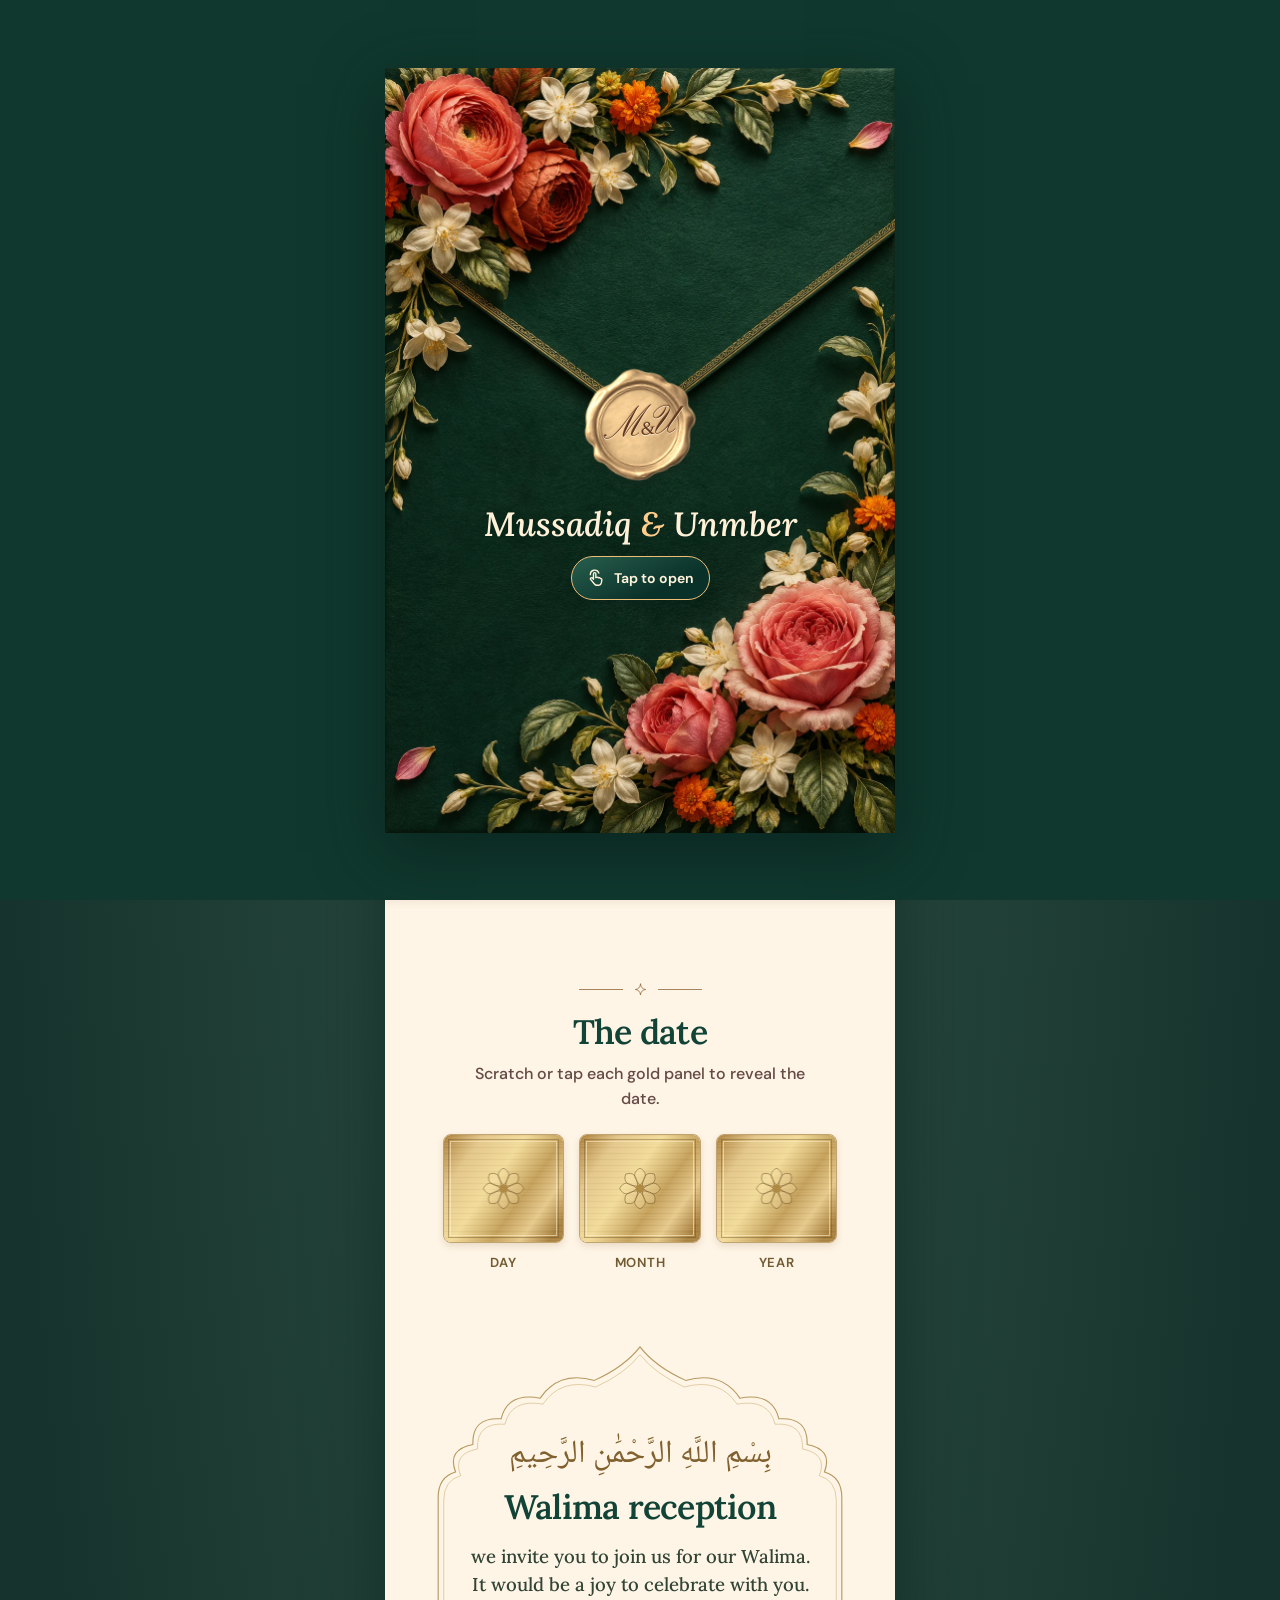
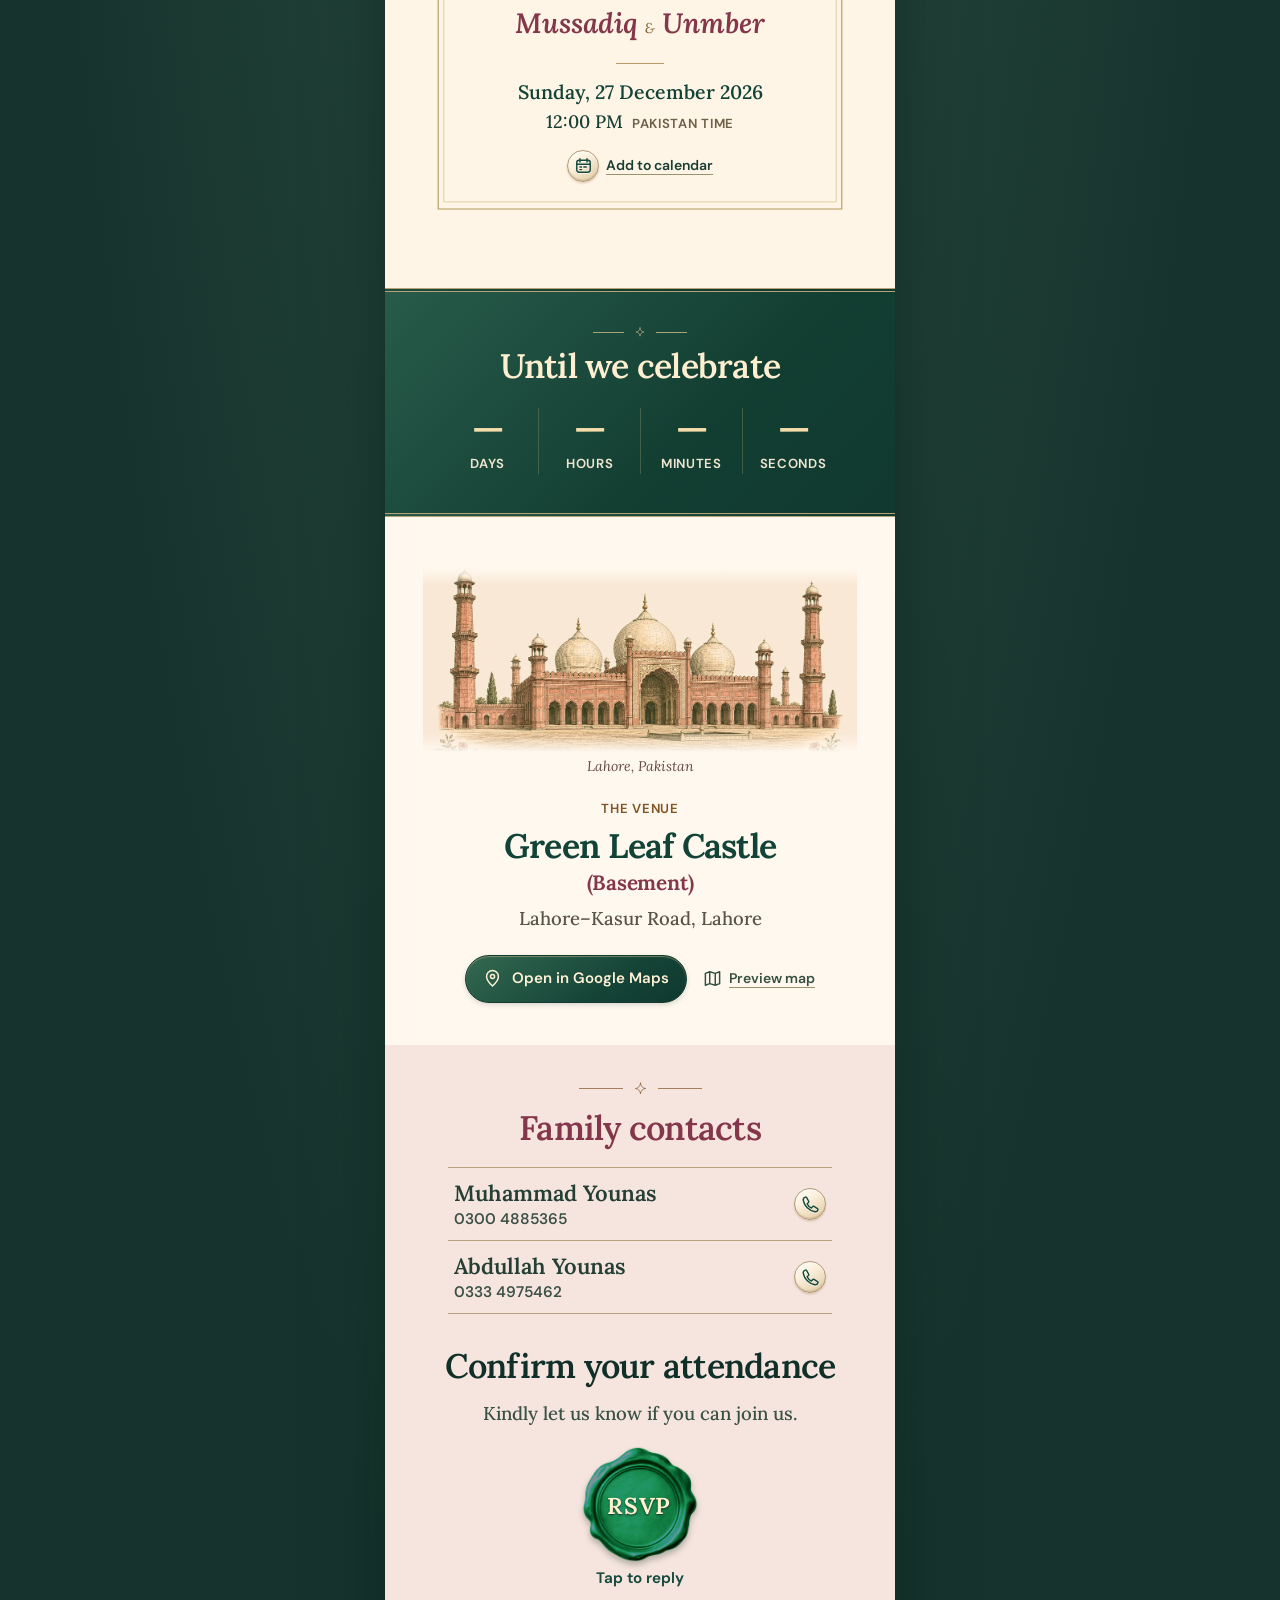
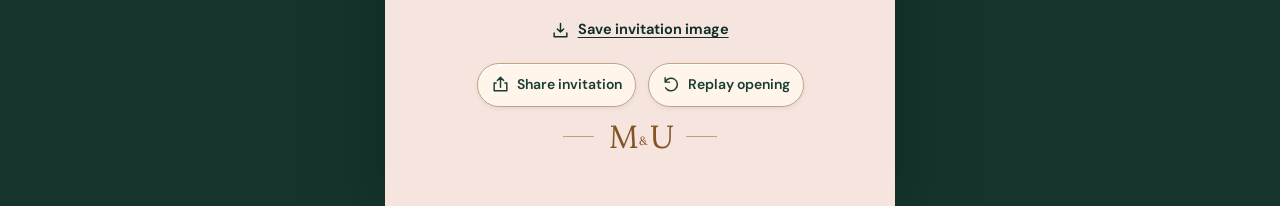
<file: index.html>
<!doctype html>
<html lang="en-PK">
<head>
  <meta charset="utf-8">
  <meta name="viewport" content="width=device-width, initial-scale=1, viewport-fit=cover">
  <meta name="theme-color" content="#183d32">
  <meta name="robots" content="noindex, nofollow">
  <title>Mussadiq &amp; Unmber | Walima Invitation</title>
  <meta name="description" content="Join Mussadiq and Unmber for their Walima on Sunday, 27 December 2026 at 12:00 PM at Green Leaf Castle (Basement), Lahore.">
  <meta property="og:type" content="website">
  <meta property="og:title" content="Mussadiq &amp; Unmber · A Walima Invitation">
  <meta property="og:description" content="Sunday, 27 December 2026 · 12:00 PM · Green Leaf Castle (Basement), Lahore. Tap the seal to open your invitation.">
  <meta property="og:url" content="https://mussadiqali958-ux.github.io/my/">
  <meta property="og:image" content="https://mussadiqali958-ux.github.io/my/assets/floral-preview.jpg?v=hd1">
  <meta property="og:image:width" content="1200"><meta property="og:image:height" content="630">
  <meta property="og:image:alt" content="Mussadiq and Unmber’s Walima invitation on floral green paper">
  <link rel="icon" href="assets/mark.svg" type="image/svg+xml">
  <link rel="canonical" href="https://mussadiqali958-ux.github.io/my/">
  <link rel="preload" href="assets/floral-envelope.webp?v=hd1" as="image" fetchpriority="high">
  <link rel="preload" href="assets/lora.woff2" as="font" type="font/woff2" crossorigin>
  <link rel="stylesheet" href="invitation.css?v=5">
  <link rel="stylesheet" href="floral.css?v=reveal3">
  <link rel="stylesheet" href="assets/card-controls.css?v=reply2">
  <script src="invitation.js?v=reply2" defer></script>
  <link rel="stylesheet" href="assets/reply.css?v=1">
  <script src="assets/reply.js?v=1" defer></script>
  <script src="assets/card-navigation.js?v=hd1" defer></script>
  <noscript><style>.instruction,.countdown,.cover{display:none}</style></noscript>
</head>
<body class="walima">
  <svg class="symbols" xmlns="http://www.w3.org/2000/svg" aria-hidden="true" focusable="false">
    <symbol id="i-leaf" viewBox="0 0 24 24"><path d="M3 21C8 15 13 11 20 4M5 18C1 9 10 3 21 3c0 12-6 20-16 15Z"/><path d="m9 10 0 4m5-8 0 3m-5 6 5 0"/></symbol>
    <symbol id="i-arrow" viewBox="0 0 24 24"><path d="M4 12h15m-6-6 6 6-6 6"/></symbol>
    <symbol id="i-down" viewBox="0 0 24 24"><path d="M12 3v16m-6-6 6 6 6-6"/></symbol>
    <symbol id="i-pin" viewBox="0 0 24 24"><path d="M19.5 10c0 5.2-7.5 11-7.5 11s-7.5-5.8-7.5-11a7.5 7.5 0 1 1 15 0Z"/><circle cx="12" cy="10" r="2.5"/></symbol>
    <symbol id="i-call" viewBox="0 0 24 24"><path d="m7.1 3 3 5.3-2.5 2.2c1.4 2.8 3.2 4.7 6 6l2.4-2.5 5 2.9c-.1 2.5-1.7 4.3-4.4 4C9.9 20 4 14 3.2 7.8 2.8 4.6 4.3 3 7.1 3Z"/></symbol>
    <symbol id="i-calendar" viewBox="0 0 24 24"><rect x="3" y="5" width="18" height="16" rx="2"/><path d="M7 3v4m10-4v4M3 10h18m-13 5h7m-3-3v6"/></symbol>
    <symbol id="i-share" viewBox="0 0 24 24"><path d="M12 15V3m-4 4 4-4 4 4M6 10H4v11h16V10h-2"/></symbol>
    <symbol id="i-replay" viewBox="0 0 24 24"><path d="M4.6 9a8 8 0 1 1 .1 6m0-11v5.5h5.5"/></symbol>
    <symbol id="i-play" viewBox="0 0 24 24"><path d="m8 5 11 7-11 7Z" fill="currentColor" stroke-width="1"/></symbol>
    <symbol id="i-pause" viewBox="0 0 24 24"><path d="M8 5v14m8-14v14" stroke-width="3.2"/></symbol>
    <symbol id="i-spark" viewBox="0 0 24 24"><path d="M12 2c.7 6.2 3.7 9.2 9.5 10-5.8.8-8.8 3.8-9.5 10-.7-6.2-3.7-9.2-9.5-10C8.3 11.2 11.3 8.2 12 2Z"/></symbol>
    <symbol id="i-touch" viewBox="0 0 24 24"><path d="M9.2 11.5V6.3a1.6 1.6 0 0 1 3.2 0v6l1-1a1.5 1.5 0 0 1 2.4.5 1.6 1.6 0 0 1 2.5.9 1.5 1.5 0 0 1 2 1.6l-.7 4.2C19.2 21 17.3 22 15 22h-1.4c-1.7 0-2.6-.6-3.8-1.9L5 14.6c-1.2-1.4.8-3.2 2-2.2l2.2 1.8v-2.7ZM5.5 7a5.4 5.4 0 0 1 10.7-1"/></symbol>
  </svg>

  <header class="cover" id="cover" aria-label="Sealed Walima invitation">
    <div class="floral-envelope">
      <div class="fold-art">
        <div class="envelope-letter" aria-hidden="true"><span>Walima of</span><b>Mussadiq &amp; Unmber</b></div>
        <div class="envelope-front" aria-hidden="true"></div>
        <div class="envelope-flap" aria-hidden="true"></div>
      </div>
      <button class="seal-hit" id="seal" type="button" data-open aria-label="Open Mussadiq and Unmber’s Walima invitation">
        <span class="envelope-seal wax gold" aria-hidden="true"><span>M<i>&amp;</i>U</span></span>
        <span class="envelope-caption" aria-hidden="true">
          <span class="envelope-title">Mussadiq <i>&amp;</i> Unmber</span>
          <span class="tap-caption"><svg class="card-icon" aria-hidden="true" focusable="false"><use href="assets/card-icons.svg#tap"/></svg> Tap to open</span>
        </span>
      </button>
      <span class="butterfly" aria-hidden="true"><span class="butterfly-wing"></span><span class="butterfly-wing"></span><span class="butterfly-body"></span></span>
    </div>
  </header>
  <div class="opening-light" aria-hidden="true"></div>

  <main id="invitation" class="invitation">
    <section class="hero" id="welcome" aria-labelledby="couple">
      <picture><img class="garden-picture" src="assets/garden-phone.webp" width="887" height="1774" alt="An illustrated bride and groom walk hand in hand through a Lahore garden beneath a gilded floral arch." fetchpriority="high"></picture>
      <div class="hero-words"><p class="hero-intro">Walima of</p>
        <h1 id="couple" tabindex="-1"><span>Mussadiq</span><span class="hero-and"><i></i>&amp;<i></i></span><span>Unmber</span></h1>
      </div>
      <span class="butterfly" aria-hidden="true"><span class="butterfly-wing"></span><span class="butterfly-wing"></span><span class="butterfly-body"></span></span>
    </section>
    <nav class="guest-nav" aria-label="Invitation details">
      <a href="#the-date"><span class="button-medal"><svg class="card-icon" aria-hidden="true" focusable="false"><use href="assets/card-icons.svg#calendar"/></svg></span><span>Date</span></a>
      <a href="#venue"><span class="button-medal"><svg class="card-icon" aria-hidden="true" focusable="false"><use href="assets/card-icons.svg#pin"/></svg></span><span>Venue</span></a>
      <a href="#contact"><span class="button-medal"><svg class="card-icon" aria-hidden="true" focusable="false"><use href="assets/card-icons.svg#phone"/></svg></span><span>Contact</span></a>
      <button type="button" id="sound" class="nav-music" aria-label="Play music" aria-pressed="false" hidden><span class="button-medal"><svg class="card-icon" aria-hidden="true" focusable="false"><use href="assets/card-icons.svg#play"/></svg></span><span>Music</span></button>
    </nav>
    <div class="leaves">
      <section class="date-section page" id="the-date" aria-labelledby="date-heading">
        <div class="little-rule dark" aria-hidden="true"><i></i><svg><use href="#i-spark"/></svg><i></i></div>
        <h2 class="section-title" id="date-heading">The date</h2>
        <p class="instruction" id="scratch-note">Scratch or tap each gold panel to reveal the date.</p>
        <div class="date-grid">
          <div><button class="tile" type="button" data-value="27" aria-label="Reveal the day"><span class="date-value">27</span><canvas aria-hidden="true"></canvas></button><span class="tile-label">Day</span></div>
          <div><button class="tile" type="button" data-value="December" aria-label="Reveal the month"><span class="date-value month">December</span><canvas aria-hidden="true"></canvas></button><span class="tile-label">Month</span></div>
          <div><button class="tile" type="button" data-value="2026" aria-label="Reveal the year"><span class="date-value year">2026</span><canvas aria-hidden="true"></canvas></button><span class="tile-label">Year</span></div>
        </div>
        <p id="date-result" class="date-result" aria-live="polite"></p>
      </section>

      <section class="reception page" id="walima" aria-labelledby="walima-heading">
        <div class="arch-letter">
          <svg class="arch-lines" viewBox="0 0 400 485" preserveAspectRatio="none" aria-hidden="true"><defs><path id="arch" d="M14 476V160 Q14 139 30 134 Q22 111 46 106 Q45 78 72 80 Q78 53 108 59 Q125 31 158 41 Q186 27 200 7 Q214 27 242 41 Q275 31 292 59 Q322 53 328 80 Q355 78 354 106 Q378 111 370 134 Q386 139 386 160 V476Z"/></defs><use href="#arch"/><use href="#arch" transform="translate(5.5 8) scale(.9725 .968)"/></svg>
          <p class="basmala" lang="ar" dir="rtl" aria-label="In the name of Allah, the Most Gracious, the Most Merciful">بِسْمِ اللَّهِ الرَّحْمَٰنِ الرَّحِيمِ</p>
          <h2 class="section-title" id="walima-heading">Walima reception</h2>
          <p class="letter-copy">we invite you to join us for our Walima. It would be a joy to celebrate with you.</p>
          <p class="signature">Mussadiq <span>&amp;</span> Unmber</p>
          <span class="letter-divider" aria-hidden="true"></span>
          <time class="when-date" datetime="2026-12-27">Sunday, 27 December 2026</time>
          <p class="reception-time"><time datetime="2026-12-27T12:00:00+05:00">12:00 PM</time><span>Pakistan time</span></p>
          <a class="text-action" href="walima.ics?v=3" download="Mussadiq-and-Unmber-Walima.ics"><span class="button-medal"><svg class="card-icon" aria-hidden="true" focusable="false"><use href="assets/card-icons.svg#calendar"/></svg></span>Add to calendar</a>
        </div>
      </section>

      <section class="countdown page" aria-labelledby="count-title"><div class="little-rule" aria-hidden="true"><i></i><svg><use href="#i-spark"/></svg><i></i></div>
        <h2 class="section-title" id="count-title">Until we celebrate</h2>
        <div class="time-grid" role="timer" aria-label="Time remaining until the Walima" aria-live="off">
          <div><span data-unit="days">—</span><small>Days</small></div><div><span data-unit="hours">—</span><small>Hours</small></div><div><span data-unit="minutes">—</span><small>Minutes</small></div><div><span data-unit="seconds">—</span><small>Seconds</small></div>
        </div><p id="count-greeting" hidden></p>
      </section>

      <section class="venue page" id="venue" aria-labelledby="venue-heading">
        <figure class="city-plate"><img src="assets/lahore.webp" width="1080" height="720" loading="lazy" alt="An engraving of Badshahi Mosque and its gardens in Lahore"><figcaption>Lahore, Pakistan</figcaption></figure>
        <div class="venue-details"><span class="label">The venue</span><h2 class="section-title" id="venue-heading">Green Leaf Castle <span>(Basement)</span></h2>
          <address>Lahore–Kasur Road, Lahore</address>
          <div class="venue-actions"><a class="solid-action" href="https://maps.app.goo.gl/Ku9ijUdNpsTYP9UN9" target="_blank" rel="noopener noreferrer"><svg class="card-icon" aria-hidden="true" focusable="false"><use href="assets/card-icons.svg#pin"/></svg>Open in Google Maps</a>
          <button class="text-action map-toggle" id="preview-map" type="button" aria-expanded="false" aria-controls="map-area" hidden><svg class="card-icon" aria-hidden="true" focusable="false"><use href="assets/card-icons.svg#expand-map"/></svg><span>Preview map</span></button></div>
          <div class="map-area" id="map-area" hidden></div>
        </div>
      </section>

      <footer class="closing page" id="contact"><div class="little-rule dark" aria-hidden="true"><i></i><svg><use href="#i-spark"/></svg><i></i></div>
        <h2 class="section-title">Family contacts</h2>
        <ul class="family-phones">
          <li><a class="family-phone" href="tel:+923004885365"><span>Muhammad Younas<small>0300 4885365</small></span><span class="button-medal"><svg class="card-icon" aria-hidden="true" focusable="false"><use href="assets/card-icons.svg#phone"/></svg></span></a></li>
          <li><a class="family-phone" href="tel:+923334975462"><span>Abdullah Younas<small>0333 4975462</small></span><span class="button-medal"><svg class="card-icon" aria-hidden="true" focusable="false"><use href="assets/card-icons.svg#phone"/></svg></span></a></li>
        </ul>
        <section class="attendance" aria-labelledby="attendance-heading">
          <h2 class="section-title" id="attendance-heading">Confirm your attendance</h2>
          <p>Kindly let us know if you can join us.</p>
          <a class="rsvp" id="open-rsvp" href="https://wa.me/923004885365">
            <span class="wax emerald" aria-hidden="true"><span>RSVP</span></span>
            <span class="rsvp-caption">Tap to reply</span>
          </a>
        </section>
        <a class="card-download" href="cards/Walima-Invitation.jpg" download="Walima-Invitation.jpg"><svg class="card-icon" aria-hidden="true" focusable="false"><use href="assets/card-icons.svg#download"/></svg>Save invitation image</a>
        <div class="guest-actions" hidden><button type="button" id="share"><svg class="card-icon" aria-hidden="true" focusable="false"><use href="assets/card-icons.svg#share"/></svg>Share invitation</button><button type="button" id="replay"><svg class="card-icon" aria-hidden="true" focusable="false"><use href="assets/card-icons.svg#replay"/></svg>Replay opening</button></div>
        <div class="share-options" id="share-options" hidden><input aria-label="Guest invitation link" readonly value=""><div><button type="button" id="copy">Copy link</button><a id="whatsapp" target="_blank" rel="noopener noreferrer" href="https://wa.me/?text=Mussadiq%20%26%20Unmber%20%E2%80%94%20Walima%20Invitation%20">WhatsApp</a></div></div>
        <p id="share-status" class="share-status" role="status"></p>
        <div class="sign-off" aria-hidden="true"><span></span><b class="monogram">M<i>&amp;</i>U</b><span></span></div>
      </footer>
    </div>
  </main>

  <audio id="music" loop preload="auto" src="assets/refrain.mp3"></audio>
  <dialog id="reply" class="reply-dialog" aria-labelledby="reply-title">
    <div class="dialog-bar"><span>Walima · 27 December 2026</span><button id="close-rsvp" type="button" aria-label="Close RSVP"><svg class="card-icon" aria-hidden="true" focusable="false"><use href="assets/card-icons.svg#close"/></svg></button></div>
    <form id="reply-form" class="reply-form" method="get" data-occasion="Walima RSVP for Mussadiq &amp; Unmber · 27 December 2026">
      <h2 id="reply-title">Confirm your attendance</h2>
      <label for="guest-name">Your name</label>
      <input id="guest-name" name="guest" autocomplete="name" required maxlength="100">
      <fieldset><legend>Will you be attending?</legend>
        <label><input type="radio" name="attending" value="yes" required> Accepts with pleasure</label>
        <label><input type="radio" name="attending" value="no"> Declines with regret</label>
      </fieldset>
      <label for="guest-count">Number of guests attending</label>
      <input type="number" id="guest-count" name="count" value="1" min="1" step="1" inputmode="numeric" required>
      <input type="hidden" name="text">
      <button class="submit" type="submit"><svg class="card-icon" aria-hidden="true" focusable="false"><use href="assets/card-icons.svg#send"/></svg>Continue to WhatsApp</button>
      <small>Your reply will open in a chat with <strong>Muhammad Younas</strong>.</small>
    </form>
    <button class="dialog-music" id="reply-music" aria-label="Play music" aria-pressed="false" type="button"><span class="button-medal"><svg class="card-icon" aria-hidden="true" focusable="false"><use href="assets/card-icons.svg#play"/></svg></span>Music</button>
  </dialog>
</body>
</html>
</file>
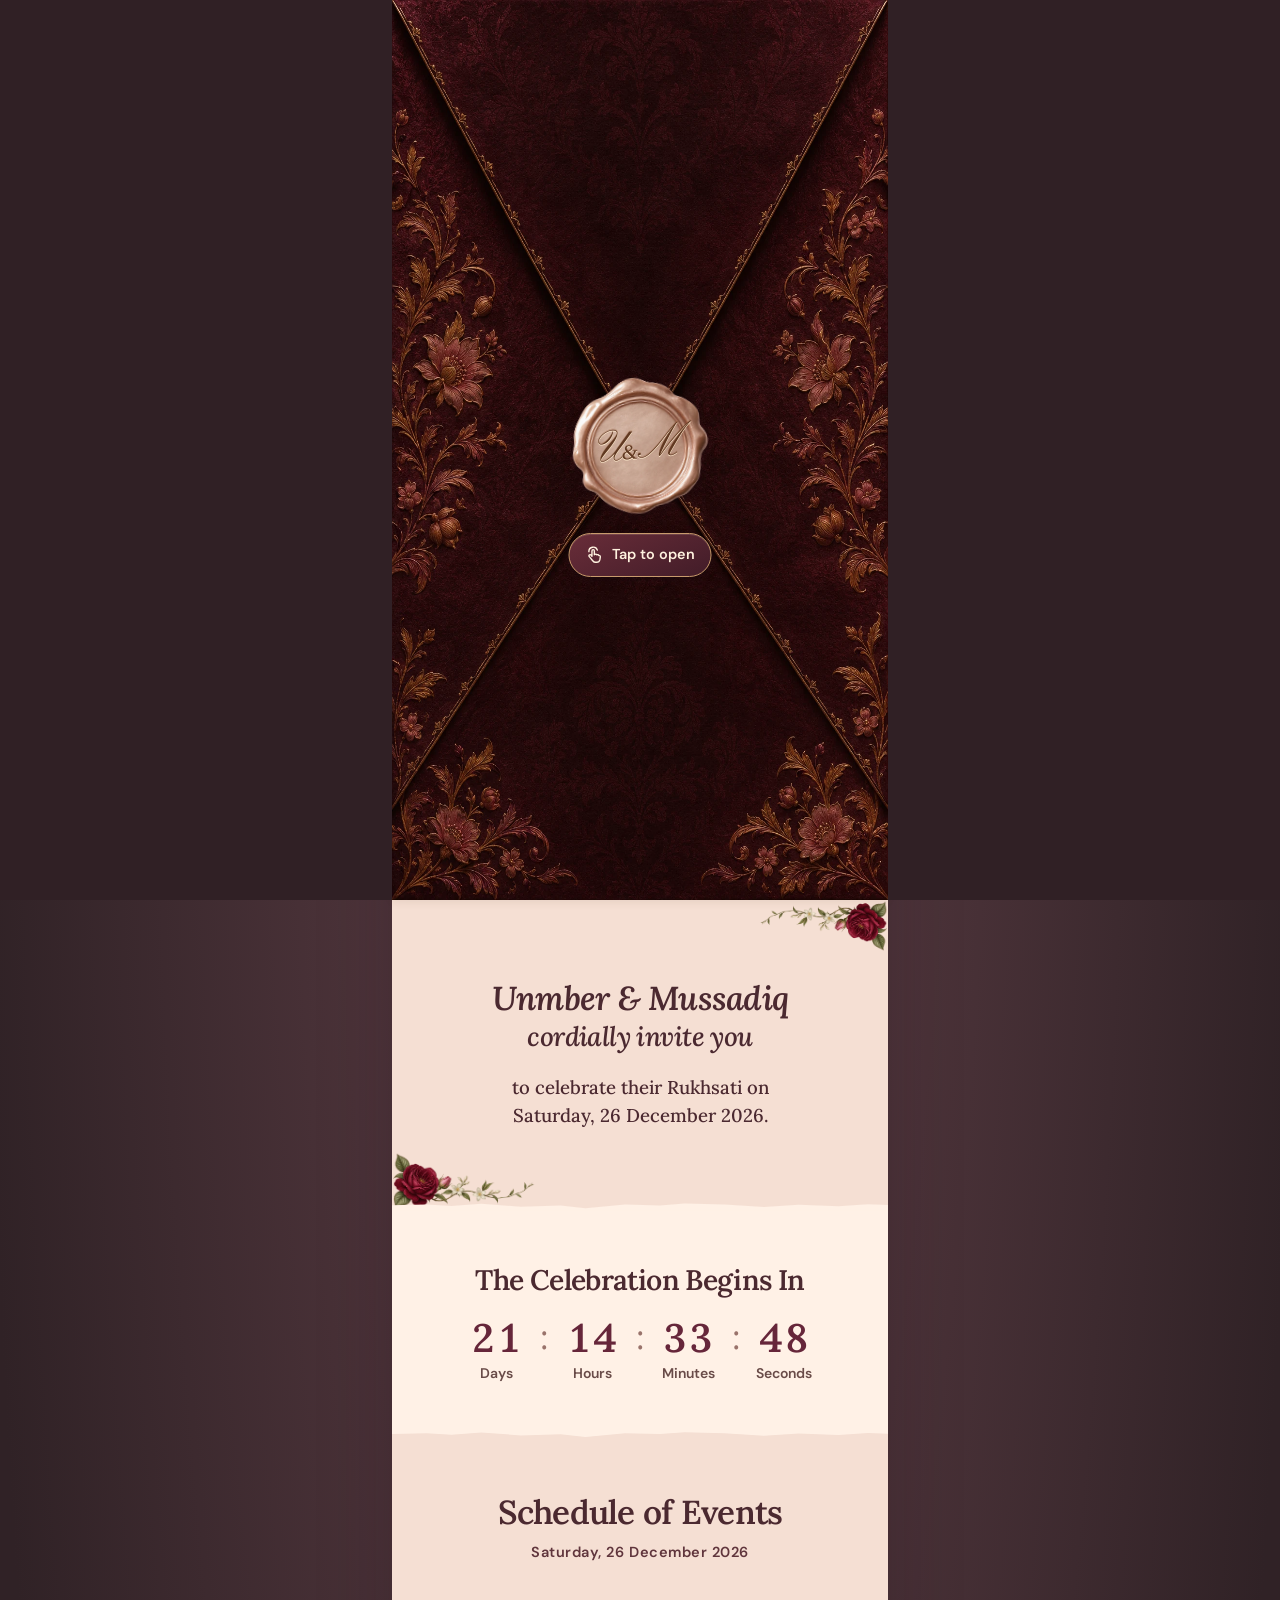
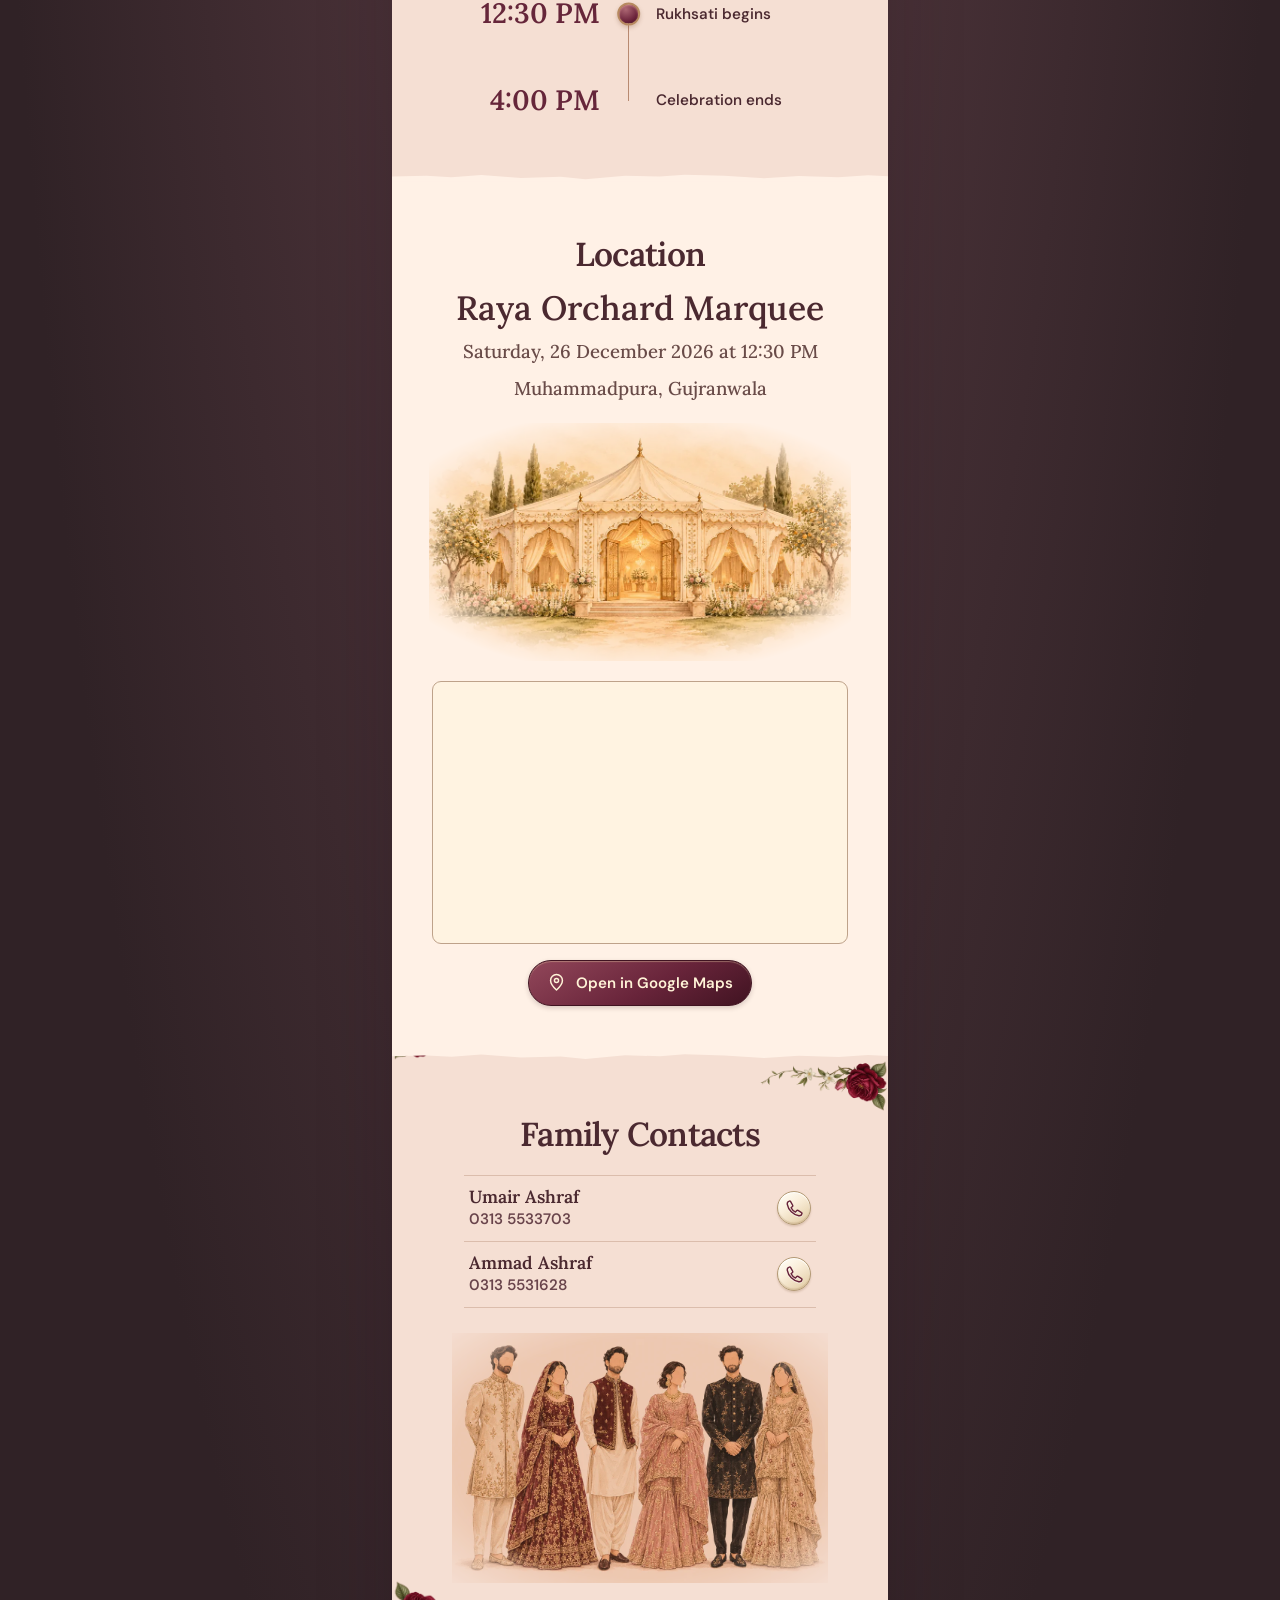
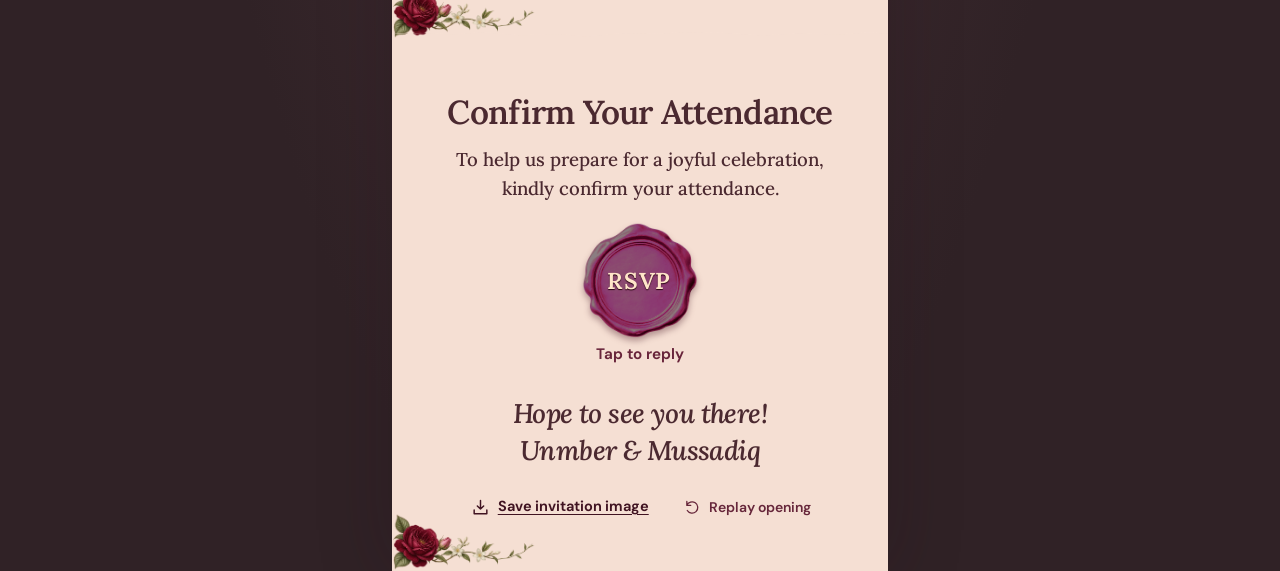
<file: rukhsati/index.html>
<!doctype html>
<html lang="en-PK">
<head>
  <meta charset="utf-8">
  <meta name="viewport" content="width=device-width, initial-scale=1, viewport-fit=cover">
  <meta name="theme-color" content="#37131d">
  <meta name="robots" content="noindex, nofollow">
  <title>Unmber &amp; Mussadiq · Rukhsati Invitation</title>
  <meta name="description" content="Rukhsati of Unmber and Mussadiq · Saturday, 26 December 2026 · 12:30–4:00 PM · Raya Orchard Marquee, Gujranwala">
  <meta property="og:title" content="Unmber &amp; Mussadiq · Rukhsati Invitation">
  <meta property="og:description" content="Saturday, 26 December 2026 · 12:30–4:00 PM · Raya Orchard Marquee, Gujranwala">
  <meta property="og:type" content="website">
  <meta property="og:url" content="https://mussadiqali958-ux.github.io/my/rukhsati/">
  <meta property="og:image" content="https://mussadiqali958-ux.github.io/my/rukhsati/assets/preview.jpg?v=hd1">
  <meta property="og:image:width" content="1200"><meta property="og:image:height" content="630">
  <meta property="og:image:alt" content="Unmber and Mussadiq’s Rukhsati invitation on burgundy brocade">
  <link rel="canonical" href="https://mussadiqali958-ux.github.io/my/rukhsati/">
  <link rel="preload" href="assets/burgundy-brocade.webp" as="image" fetchpriority="high">
  <link rel="stylesheet" href="invitation.css?v=reply2">
  <link rel="stylesheet" href="../assets/card-controls.css?v=reply2">
  <script src="invitation.js?v=reply2" defer></script>
  <link rel="stylesheet" href="../assets/reply.css?v=1">
  <script src="../assets/reply.js?v=1" defer></script>
  <script src="../assets/card-navigation.js?v=hd1" defer></script>
  <noscript><style>.cover {display:none} body.sealed {overflow:auto} #replay {display:none}</style></noscript>
</head>
<body class="rukhsati sealed">
  <header class="cover" id="cover" aria-label="Sealed Rukhsati invitation">
    <div class="envelope">
      <div class="fold backlight" aria-hidden="true"></div>
      <div class="fold paper side left" aria-hidden="true"></div>
      <div class="fold paper side right" aria-hidden="true"></div>
      <div class="fold paper lower" aria-hidden="true"></div>
      <div class="fold paper upper" aria-hidden="true"></div>
      <div class="fold glimmer" aria-hidden="true"></div>
      <div class="fold seal-track" aria-hidden="true">
        <span class="wax seal-face"><span>U<i>&amp;</i>M</span></span>
      </div>
      <button class="open-hit" id="open" type="button" aria-label="Tap the wax seal to open the Rukhsati invitation">
        <span class="tap-label"><svg class="card-icon" aria-hidden="true" focusable="false"><use href="../assets/card-icons.svg#tap"/></svg>Tap to open</span>
      </button>
      <button id="skip" class="skip" type="button" hidden>Skip opening</button>
    </div>
  </header>
  <main id="invitation">
    <header class="hero" id="welcome">
      <img class="hero-art" src="assets/swan-garden.webp" alt="" width="911" height="1727" decoding="async">
      <div class="event-title"><p>Rukhsati Day</p><time datetime="2026-12-26">26 December 2026</time></div>
      <h1 id="couple" tabindex="-1">Unmber <span>&amp;</span> Mussadiq</h1>
      <a href="#details" class="scroll">Scroll down<svg class="card-icon" aria-hidden="true" focusable="false"><use href="../assets/card-icons.svg#chevron"/></svg></a>
    </header>
    <nav class="guest-nav" aria-label="Invitation details">
      <a href="#schedule"><span class="button-medal"><svg class="card-icon" aria-hidden="true" focusable="false"><use href="../assets/card-icons.svg#clock"/></svg></span><span>Schedule</span></a>
      <a href="#venue"><span class="button-medal"><svg class="card-icon" aria-hidden="true" focusable="false"><use href="../assets/card-icons.svg#pin"/></svg></span><span>Venue</span></a>
      <a href="#contacts"><span class="button-medal"><svg class="card-icon" aria-hidden="true" focusable="false"><use href="../assets/card-icons.svg#phone"/></svg></span><span>Contact</span></a>
      <button type="button" id="music-toggle" class="nav-music" aria-label="Play music" aria-pressed="false" hidden><span class="button-medal"><svg class="card-icon" aria-hidden="true" focusable="false"><use href="../assets/card-icons.svg#play"/></svg></span><span>Music</span></button>
    </nav>
    <section class="panel letter flowers" id="details">
      <h2>Unmber &amp; Mussadiq</h2>
      <p class="script subtitle">cordially invite you</p>
      <p>to celebrate their Rukhsati on<br><time datetime="2026-12-26">Saturday, 26 December 2026</time>.</p>
    </section>
    <section class="panel count" id="countdown" hidden>
      <h2>The Celebration Begins In</h2>
      <div class="clock" role="timer" aria-live="off">
        <span><b>00</b>Days</span><span><b>00</b>Hours</span><span><b>00</b>Minutes</span><span><b>00</b>Seconds</span>
      </div>
    </section>
    <section class="panel schedule" id="schedule">
      <h2>Schedule of Events</h2>
      <p class="schedule-date"><time datetime="2026-12-26">Saturday, 26 December 2026</time></p>
      <ol class="timeline">
        <li><time datetime="2026-12-26T12:30:00+05:00">12:30 PM</time><span>Rukhsati begins</span></li>
        <li><time datetime="2026-12-26T16:00:00+05:00">4:00 PM</time><span>Celebration ends</span></li>
      </ol>
    </section>
    <section class="panel location" id="venue">
      <h2>Location</h2>
      <h3>Raya Orchard Marquee</h3>
      <p>Saturday, 26 December 2026 at 12:30 PM</p>
      <address>Muhammadpura, Gujranwala</address>
      <img class="pavilion" src="assets/pavilion.webp" alt="" width="900" height="507" loading="lazy">
      <div class="map">
        <iframe src="https://maps.google.com/maps?q=32.1816308,74.1478745&amp;z=16&amp;output=embed" title="Map of Raya Orchard Marquee in Gujranwala" loading="lazy" referrerpolicy="no-referrer-when-downgrade"></iframe>
      </div>
      <a class="directions" href="https://www.google.com/maps/place/RAYA+ORCHARD+MARQUEE/data=!4m2!3m1!1s0x0:0xc7ba981d74468dbe?sa=X&amp;ved=1t:2428&amp;ictx=111" target="_blank" rel="noopener"><svg class="card-icon" aria-hidden="true" focusable="false"><use href="../assets/card-icons.svg#pin"/></svg>Open in Google Maps</a>
    </section>
    <section class="panel flowers contact" id="contacts">
      <h2>Family Contacts</h2>
      <ul>
        <li><a class="contact-link" href="tel:+923135533703"><span class="contact-person">Umair Ashraf<span>0313 5533703</span></span><span class="button-medal"><svg class="card-icon" aria-hidden="true" focusable="false"><use href="../assets/card-icons.svg#phone"/></svg></span></a></li>
        <li><a class="contact-link" href="tel:+923135531628"><span class="contact-person">Ammad Ashraf<span>0313 5531628</span></span><span class="button-medal"><svg class="card-icon" aria-hidden="true" focusable="false"><use href="../assets/card-icons.svg#phone"/></svg></span></a></li>
      </ul>
      <img class="guests" src="assets/guests.webp" width="1000" height="667" loading="lazy" alt="Wedding guests wearing Pakistani sherwanis, lehengas and dupattas">
    </section>
    <footer class="panel closing flowers">
      <h2>Confirm Your Attendance</h2>
      <p>To help us prepare for a joyful celebration,<br>kindly confirm your attendance.</p>
      <a class="rsvp" id="open-rsvp" href="https://wa.me/923135531628">
        <span class="wax wine"><span>RSVP</span></span>
        <span class="rsvp-caption">Tap to reply</span>
      </a>
      <p class="farewell script">Hope to see you there!<br>Unmber &amp; Mussadiq</p>
      <div class="closing-actions">
        <a class="card-download" href="../cards/Rukhsati-Invitation.jpg?v=contacts2" download="Rukhsati-Invitation.jpg"><svg class="card-icon" aria-hidden="true" focusable="false"><use href="../assets/card-icons.svg#download"/></svg>Save invitation image</a>
        <button id="replay" class="replay" type="button"><svg class="card-icon" aria-hidden="true" focusable="false"><use href="../assets/card-icons.svg#replay"/></svg>Replay opening</button>
      </div>
    </footer>
  </main>
  <audio id="music" src="assets/soundtrack.m4a?v=music-only" preload="auto" loop></audio>
  <dialog id="reply" class="reply-dialog" aria-labelledby="reply-title">
    <div class="dialog-bar"><span>Rukhsati · 26 December 2026</span><button id="close-rsvp" type="button" aria-label="Close RSVP"><svg class="card-icon" aria-hidden="true" focusable="false"><use href="../assets/card-icons.svg#close"/></svg></button></div>
    <form id="reply-form" class="reply-form" method="get" data-occasion="Rukhsati RSVP for Unmber &amp; Mussadiq · 26 December 2026">
      <h2 id="reply-title">Confirm your attendance</h2>
      <label for="guest-name">Your name</label>
      <input id="guest-name" name="guest" autocomplete="name" required maxlength="100">
      <fieldset><legend>Will you be attending?</legend>
        <label><input type="radio" name="attending" value="yes" required> Accepts with pleasure</label>
        <label><input type="radio" name="attending" value="no"> Declines with regret</label>
      </fieldset>
      <label for="guest-count">Number of guests attending</label>
      <input type="number" id="guest-count" name="count" value="1" min="1" step="1" inputmode="numeric" required>
      <input type="hidden" name="text">
      <button class="submit" type="submit"><svg class="card-icon" aria-hidden="true" focusable="false"><use href="../assets/card-icons.svg#send"/></svg>Continue to WhatsApp</button>
      <small>Your reply will open in a chat with <strong>Ammad Ashraf</strong>.</small>
    </form>
    <button class="dialog-music" id="reply-music" aria-label="Play music" aria-pressed="false" type="button"><span class="button-medal"><svg class="card-icon" aria-hidden="true" focusable="false"><use href="../assets/card-icons.svg#play"/></svg></span>Music</button>
  </dialog>
</body>
</html>
</file>
<file: invitation.css>
@font-face{font-family:Baskervville;src:url('assets/baskervville.woff2') format('woff2');font-style:normal;font-weight:400 700;font-display:swap}
@font-face{font-family:'DM Sans';src:url('assets/dm-sans.woff2') format('woff2');font-style:normal;font-weight:100 1000;font-display:swap}
@font-face{font-family:Naskh;src:url('assets/basmala.woff2') format('woff2');font-display:swap}
:root{color-scheme:light;--pine:#193d32;--deep:#112e26;--paper:#faf5eb;--cream:#fffaf2;--ink:#213e32;--muted:#655846;--brass:#8b682c;--pale-gold:#e5cb93;--line:#cbb895;--sans:'DM Sans',Arial,sans-serif;--serif:Baskervville,Georgia,serif;--script:var(--serif);--leaf-pad:clamp(24px,5vw,72px)}
*{box-sizing:border-box}
[hidden]{display:none!important}
html{scroll-behavior:smooth;background:var(--paper);scrollbar-color:#8b836a var(--paper)}
body{margin:0;font-family:var(--serif);background:var(--paper);color:var(--ink);-webkit-text-size-adjust:100%;text-rendering:optimizeLegibility}
body.sealed{overflow:hidden;overscroll-behavior:none}
button,input{font:inherit}button{cursor:pointer}button,a{-webkit-tap-highlight-color:transparent;touch-action:manipulation}a{color:inherit}button{border:0;padding:0;color:inherit;background:transparent}a,button{outline-offset:5px}a:focus-visible,button:focus-visible,input:focus-visible{outline:2px solid #ae6511}h1:focus:not(:focus-visible),h2:focus:not(:focus-visible){outline:none}h1,h2,p,figure{margin:0}::selection{color:#fff9e9;background:#3f654d}img{display:block;max-width:100%}.symbols{position:absolute;width:0;height:0;overflow:hidden;pointer-events:none}.icon,.small-star,.little-rule svg{width:20px;height:20px;fill:none;stroke:currentColor;stroke-width:1.5;stroke-linecap:round;stroke-linejoin:round;flex:none}.small-star{width:15px;height:15px}.monogram{display:inline-flex;align-items:center;font:400 37px/.95 var(--script);white-space:nowrap;letter-spacing:-.07em}.monogram i{font:400 12px var(--serif);margin:7px 3px 0;letter-spacing:0}.label,.edition,.mast-location,.mast-event,.tile-label,.time-grid small,.reception-time span{font:600 10px/1.5 var(--sans);text-transform:uppercase;letter-spacing:.17em}.mast-event{display:none}.little-rule{display:flex;align-items:center;justify-content:center;gap:11px;color:var(--pale-gold)}.little-rule i{width:44px;height:1px;background:currentColor;opacity:.7}.little-rule svg{width:13px;height:13px;stroke-width:1.25}.little-rule.dark{color:var(--brass)}
/* Two facing pages on a large screen; one continuous invitation on a phone. */
.invitation{position:relative;display:grid;grid-template-columns:minmax(0,.94fr) minmax(0,1fr);align-items:start;max-width:1800px;margin-inline:auto;background:var(--paper)}
.hero{position:sticky;top:0;height:100svh;min-height:440px;overflow:hidden;isolation:isolate;background:#e8c8a0}.garden-picture{position:absolute;inset:0;width:100%;height:100%;object-fit:fill;z-index:-2}.hero-words{position:absolute;left:9%;right:9%;top:clamp(15%,17.8vh,21%);text-align:center;color:#203c2c}.hero-intro{font-size:clamp(20px,2.2vw,33px);line-height:1.2;font-style:italic}.hero h1{font:400 clamp(57px,min(6.7vw,9.6vh),110px)/.83 var(--script);letter-spacing:-.025em;margin-top:clamp(12px,2.1vh,20px);display:flex;align-items:center;flex-direction:column;text-shadow:0 1px 0 #fff0ca55}.hero-and{font:400 clamp(19px,2vw,30px)/.8 var(--serif);display:flex;align-items:center;gap:10px;color:#79532b;margin:.24em 0 .21em}.hero-and i{height:1px;width:1.4em;background:#93713e;opacity:.75}
.leaves{min-width:0;position:relative;background:var(--paper);border-left:1px solid #b6a384}.page{padding-inline:var(--leaf-pad);text-align:center}.section-title{font:400 clamp(43px,4vw,66px)/1.08 var(--script);color:var(--pine);letter-spacing:-.018em;text-wrap:balance}.date-section{padding-top:clamp(47px,6.5vw,100px);padding-bottom:clamp(20px,2.6vw,48px)}.date-section .little-rule{margin-bottom:16px}.date-section .instruction{font:400 clamp(14px,1.3vw,18px)/1.5 var(--serif);color:var(--muted);margin:8px auto 23px}.date-grid{display:grid;grid-template-columns:repeat(3,minmax(0,1fr));gap:clamp(9px,1.4vw,19px);max-width:454px;margin:auto}.date-grid>div{min-width:0}.tile{width:100%;aspect-ratio:1.12;min-height:64px;position:relative;display:grid;place-items:center;background:#fcf4df;border:1px solid #c1a371;box-shadow:inset 0 0 0 3px #faf5e9,inset 0 0 0 4px #d4bd8e,0 3px 5px #71532616;overflow:hidden;border-radius:3px;touch-action:pan-y pinch-zoom;isolation:isolate}.tile:before{content:'';position:absolute;inset:6px;border:1px solid #d6c398;pointer-events:none}.tile canvas{display:none;position:absolute;width:100%;height:100%;inset:0;transition:opacity .34s}.interactive .tile canvas{display:block}.tile.revealed canvas{opacity:0;pointer-events:none}.tile.revealed{cursor:default;touch-action:pan-y}.date-value{font:400 clamp(32px,3.8vw,56px)/1 var(--serif);z-index:0;letter-spacing:-.035em}.date-value.month{font:500 clamp(16px,1.8vw,27px)/1 var(--serif);letter-spacing:-.03em}.date-value.year{font-size:clamp(23px,2.7vw,40px)}.tile-label{display:block;margin-top:10px;color:#715b32;font-size:10px}.date-result{min-height:22px;font:400 16px/1.4 var(--serif);color:var(--pine);margin:12px 0 0}
.reception{padding-bottom:clamp(40px,5.5vw,86px)}.arch-letter{position:relative;isolation:isolate;max-width:495px;margin:auto;min-height:450px;display:flex;align-items:center;justify-content:center;flex-direction:column;padding:88px clamp(23px,3.6vw,58px) 30px}.arch-lines{position:absolute;inset:0;width:100%;height:100%;fill:none;stroke:#b69a61;stroke-width:1.05;z-index:-1}.arch-lines use:last-child{stroke:#cdb57e;stroke-width:.6}.basmala{font:400 clamp(26px,2.5vw,38px)/1.7 Naskh,serif;color:#80612f;margin-bottom:5px}.arch-letter .section-title{font-size:clamp(40px,3.6vw,55px)}.letter-copy{font-size:clamp(16px,1.36vw,21px);line-height:1.55;max-width:30ch;margin:14px 0 8px;color:#4d4c3b;text-wrap:pretty}.signature{font:400 clamp(30px,3vw,48px)/1.15 var(--script);white-space:nowrap}.signature span{font:italic .51em var(--serif);color:var(--brass)}.letter-divider{width:48px;border-top:1px solid #b69b66;margin:22px auto 15px}.when-date{font:500 clamp(17px,1.52vw,23px)/1.35 var(--serif);color:var(--pine)}.reception-time{display:flex;align-items:baseline;gap:9px;margin:5px auto 10px}.reception-time time{font:500 18px var(--serif)}.reception-time span{color:#6d6148;font-size:9px;letter-spacing:.12em}.text-action{display:inline-flex;align-items:center;gap:7px;justify-content:center;min-height:44px;font:550 13px var(--sans);text-underline-offset:4px;text-decoration:underline;text-decoration-thickness:1px;text-decoration-color:#9b926e}.text-action:hover{text-decoration-color:currentColor}.text-action .icon{width:15px;height:15px}
.countdown{padding-top:35px;padding-bottom:39px;color:var(--paper);background:var(--pine);border-block:4px double #b7a275;position:relative}.countdown .section-title{color:#ffefd0;font-size:clamp(38px,3.8vw,58px);margin:9px auto 21px}.countdown .little-rule i{width:31px}.countdown .little-rule svg{width:10px;height:10px}.time-grid{display:grid;grid-template-columns:repeat(4,1fr);max-width:407px;margin:auto}.time-grid>div+div{border-left:1px solid #b8ab794a}.time-grid span{display:block;color:#f4dcab;font:400 clamp(29px,3vw,45px)/1.05 var(--serif);font-variant-numeric:lining-nums tabular-nums;letter-spacing:-.035em}.time-grid small{display:block;font-size:9px;letter-spacing:.12em;margin-top:6px;color:#eee5d1}.countdown p{font-size:20px}
.venue{padding-top:clamp(32px,4vw,64px);padding-bottom:42px}.city-plate{margin:0 auto 22px;max-width:470px}.city-plate img{width:100%;height:auto;aspect-ratio:2.36;object-fit:cover;object-position:50% 54%;mix-blend-mode:multiply;mask-image:linear-gradient(to bottom,transparent,#000 9%,#000 90%,transparent)}.city-plate figcaption{font:italic 14px var(--serif);color:var(--muted);margin-top:5px}.venue .label{color:var(--brass)}.venue h2{margin:8px auto;font:400 clamp(31px,3.45vw,54px)/1.12 var(--serif);letter-spacing:-.045em}.venue address{font:400 clamp(17px,1.4vw,23px)/1.4 var(--serif);color:#585546}.venue-actions{display:flex;gap:3px 16px;align-items:center;justify-content:center;flex-wrap:wrap;margin:22px auto 0}.solid-action{display:inline-flex;align-items:center;justify-content:center;gap:10px;min-height:48px;padding:12px 17px;background:var(--pine);color:var(--cream);text-decoration:none;border:1px solid var(--pine);font:500 13px var(--sans);transition:background .2s}.solid-action:hover{background:#2c5444}.solid-action .icon{width:17px;height:17px}.solid-action .end-arrow{width:15px;transform:rotate(-40deg)}.map-area{margin:20px auto 0;border:1px solid #b9ab8e;max-width:480px;overflow:hidden;background:#e5e1ce}.map-area iframe{display:block;border:0;width:100%;height:240px}
.closing{padding-top:15px;padding-bottom:max(54px,env(safe-area-inset-bottom));background:#f0e6d6}.closing .little-rule{padding-top:22px;margin-bottom:13px}.closing .section-title{font-size:clamp(38px,3.4vw,54px)}.contact-name{font:500 clamp(20px,1.8vw,28px)/1.35 var(--serif);margin:12px auto 2px}.contact-number{font:500 16px var(--sans);font-variant-numeric:tabular-nums;letter-spacing:.015em;display:inline-flex;align-items:center;gap:9px;min-height:44px;text-underline-offset:4px;text-decoration-color:#9e916c}.contact-number .icon{width:16px;height:16px}.guest-actions,.share-options>div{display:flex;align-items:center;justify-content:center;gap:5px 19px;flex-wrap:wrap}.guest-actions{margin:22px auto 0;padding-top:12px;border-top:1px solid #c4b392;max-width:370px}.guest-actions button,.share-options button,.share-options a{display:inline-flex;align-items:center;gap:7px;font:500 12px var(--sans);min-height:44px}.guest-actions .icon{width:15px;height:15px}.guest-actions button:hover,.share-options button:hover{text-decoration:underline;text-underline-offset:3px}.share-options{border:1px solid var(--line);padding:9px 10px 2px;max-width:350px;margin:8px auto 0}.share-options input{color:var(--pine);border:1px solid var(--line);padding:8px;width:100%;font:13px var(--sans);background:#faf5e9}.share-status{font:12px var(--sans);margin-top:5px}.share-status:empty{display:none}.sign-off{display:flex;align-items:center;justify-content:center;gap:15px;margin:15px auto 0;color:var(--brass)}.sign-off>span{width:31px;height:1px;background:#b7a67b}.sign-off .monogram{font-size:32px}.sound{position:fixed;z-index:4;right:max(18px,env(safe-area-inset-right));bottom:max(17px,env(safe-area-inset-bottom));width:46px;height:46px;border-radius:50%;background:#f2dba4;border:1px solid #9f8048;box-shadow:inset 0 0 0 3px #f7e7c0,inset 0 0 0 4px #b59b67,0 3px 13px #43331c33;display:grid;place-items:center;color:#334431}.sound .icon{width:16px;height:16px}
@media (min-width:840px) and (max-aspect-ratio:1/1){.hero{height:min(82svh,1000px)}}
@media (max-width:839.98px){
  :root{--leaf-pad:clamp(20px,6vw,58px)}.mast-event{display:block;font-size:9px;letter-spacing:.2em}.mast-location{display:none}.mast-line{opacity:.56}.invitation{display:block}.hero{position:relative;height:100svh;min-height:490px;max-height:1250px}.hero-words{top:18%;left:9%;right:9%}.hero-intro{font-size:clamp(20px,5.2vw,31px)}.hero h1{font-size:clamp(52px,min(15.9vw,9.8svh),102px);margin-top:12px}.hero-and{font-size:clamp(19px,5vw,33px)}.leaves{border:0}.date-section{padding-top:52px;padding-bottom:15px}.section-title{font-size:clamp(45px,10vw,61px)}.date-section .instruction{font-size:16px;margin:8px auto 21px}.date-grid{gap:clamp(10px,3vw,17px)}.date-value{font-size:clamp(34px,9.5vw,54px)}.date-value.month{font-size:clamp(17px,4.8vw,27px)}.date-value.year{font-size:clamp(26px,7vw,39px)}.reception{padding-bottom:48px}.arch-letter{min-height:432px;padding:92px clamp(23px,7vw,55px) 30px}.arch-letter .section-title{font-size:clamp(38px,10vw,58px)}.basmala{font-size:clamp(27px,6.4vw,37px)}.letter-copy{font-size:17px}.signature{font-size:clamp(31px,9vw,46px)}.when-date{font-size:clamp(17px,4.6vw,23px)}.countdown .section-title,.closing .section-title{font-size:clamp(40px,10vw,58px)}.time-grid span{font-size:clamp(30px,8vw,44px)}.venue{padding-top:38px}.venue h2{font-size:clamp(33px,8.7vw,50px)}.venue address{font-size:18px}.contact-name{font-size:23px}.closing{padding-bottom:max(62px,env(safe-area-inset-bottom))}}
@media (min-width:600px) and (max-width:839.98px) and (orientation:portrait){.hero{max-width:680px;margin:auto}}
@media (max-height:490px) and (orientation:landscape){.hero{height:95svh;min-height:310px}.garden-picture{object-fit:cover;object-position:center 37%}.hero-words{top:13%}.hero-intro{font-size:16px}.hero h1{font-size:43px}.hero-and{font-size:14px}.sound{width:44px;height:44px}}
@media (max-width:359.98px){.date-section .instruction{font-size:14px}.arch-letter{padding-inline:26px}.guest-actions{gap:8px}.guest-actions button{font-size:11px}.letter-copy{font-size:16px}.venue-actions{flex-direction:column}}
@media (prefers-reduced-motion:reduce){html{scroll-behavior:auto}*,*:before,*:after{transition-duration:.001ms!important;animation-duration:.001ms!important;animation-iteration-count:1!important}}
@media (min-width:840px){.invitation{grid-template-columns:minmax(0,min(49%,74svh)) minmax(0,1fr);max-width:1530px}.garden-picture{object-fit:cover;object-position:50% 12%}}
@media (max-width:839.98px) and (orientation:portrait){.garden-picture{object-fit:cover;object-position:50% 28%}}
@media (min-width:561px) and (max-width:839.98px) and (orientation:portrait){.hero{height:min(100svh,155vw)}}
@media (max-width:359.98px){.basmala{font-size:21px;white-space:nowrap}.date-value.month{font-size:15px}.arch-letter .section-title{font-size:35px}}
/* The invitation stays a portrait card at every viewport width. */
body,html{background:#eee8df}
.invitation{display:block;width:min(100%,510px);max-width:510px;margin-inline:auto;--leaf-pad:clamp(20px,5vw,38px)}
.invitation .hero{position:relative;top:auto;width:100%;height: min(100svh, 970px);min-height:0;max-height:200vw}
.invitation .garden-picture{object-fit:cover;object-position:50% 28%}
.invitation .hero-words{top:19%}
.invitation .hero h1{font-size:clamp(50px,min(16vw,9vh),76px)}
.invitation .leaves{border:0}
.sound{right:max(12px,calc((100vw - 510px)/2 + 12px))}
@media(max-height:460px) and (orientation:landscape){.invitation .hero{height:700px;max-height:none}.invitation .hero h1{font-size:65px}}
.hero-intro,.letter-copy,.venue address,.when-date,.contact-name{font-weight:550}
.hero h1,.signature,.section-title{-webkit-text-stroke:.26px currentColor}
.invitation .hero-intro{font-size:clamp(23px,5vw,29px);color:#244131}
.letter-copy{color:#314435;line-height:1.58}

/* Keep the card edge to edge on phones. */
@media (orientation:portrait) and (max-width:600px) {
  .invitation { width:100%; max-width:none }
  .invitation .hero { height:150vw; max-height:100vh; max-height:100svh }
  .invitation .hero-words { top:16% }
  .invitation .hero h1 { font-size:clamp(48px,16vw,78px) }

}
</file>
<file: floral.css>
:root {
  --pine: #124337;
  --deep: #0d3229;
  --paper: #fff8ed;
  --cream: #fff9ed;
  --ink: #193e34;
  --muted: #654b47;
  --brass: #825525;
  --rose: #84374a;
  --script: var(--serif);
  --floral-art: url("assets/floral-envelope.webp?v=hd1");
  --reveal-duration: 1.62s;
  --reveal-ease: cubic-bezier(.2,.72,.22,1);
}

html, body { background: #163b31 }
body { font-family: var(--sans) }
.cover {
  position: fixed;
  inset: 0;
  z-index: 10;
  display: grid;
  place-items: center;
  overflow: hidden;
  background: #10382e;
}
.floral-envelope {
  position: relative;
  width: min(100%, 510px, 67vh);
  width: min(100%, 510px, 67svh);
  aspect-ratio: 2 / 3;
  overflow: hidden;
  container-type: size;
  isolation: isolate;
  perspective: 1100px;
  background: #184638;
  box-shadow: 0 18px 60px #071d17a6;
}
.envelope-flap, .envelope-front {
  position: absolute;
  inset: 0;
  background: #184638 var(--floral-art) center / 100% 100% no-repeat;
  pointer-events: none;
}
.envelope-front { clip-path: polygon(0 20%, 50% 47%, 100% 20%, 100% 100%, 0 100%); z-index: 2 }
.envelope-flap {
  clip-path: polygon(0 0, 100% 0, 100% 20.25%, 50% 47.25%, 0 20.25%);
  transform-origin: center top;
  z-index: 3;
}
.envelope-letter {
  position: absolute;
  z-index: 1;
  top: 14%;
  left: 10%;
  width: 80%;
  height: 69%;
  display: flex;
  flex-direction: column;
  align-items: center;
  gap: 10px;
  padding: 32px 14px;
  border: 5px double #b39357;
  text-align: center;
  color: var(--pine);
  background: var(--cream);
  box-shadow: 0 8px 24px #071e1666;
  transform-origin: center top;
}
.envelope-letter span { font: italic 500 18px var(--serif) }
.envelope-letter b { font: italic 560 clamp(22px,6vw,34px)/1.12 var(--serif) }
.seal-hit {
  position: absolute;
  z-index: 4;
  inset: 0;
  width: 100%;
  height: 100%;
}
.seal-hit:focus-visible { outline: 3px solid #ffe2a1; outline-offset: -7px }
.floral-envelope .envelope-seal {
  position: absolute;
  top: 46.6%;
  left: 50%;
  width: clamp(74px, 23%, 114px);
  transform: translate(-50%,-50%) rotate(-6deg);
  font-size: clamp(26px, 8cqw, 42px);
}
.fold-art {
  position: absolute;
  top: 0;
  left: 50%;
  width: max(100%, 66.667cqh);
  height: 100%;
  transform: translateX(-50%);
  perspective: 1100px;
}
.envelope-caption {
  position: absolute;
  top: 57%;
  left: 10%;
  right: 10%;
  display: grid;
  justify-items: center;
  gap: 13px;
}
.envelope-title {
  color: #fff1d7;
  text-shadow: 0 2px 10px #062019;
  font: italic 560 clamp(24px,6.6cqw,34px)/1.16 var(--serif);
}
.envelope-title i { color: #ffce8c }
.cover .tap-caption {
  position: static;
  display: inline-flex;
  transform: none;
  align-items: center;
  gap: 9px;
  min-height: 44px;
  padding: 8px 15px;
  border: 1px solid #edbd76;
  border-radius: 50px;
  color: #fff4db;
  background: linear-gradient(155deg, #285f4e, #0a3129 70%);
  box-shadow: 0 4px 14px #071a1666;
  font: 650 14px/1.2 var(--sans);
}
.tap-caption .card-icon { width: 18px; height: 18px }
.cover.opening { pointer-events: none; animation: envelope-away var(--reveal-duration) linear both }
.opening .envelope-flap { animation: flap-lift .88s .06s var(--reveal-ease) both }
.opening .envelope-letter { animation: letter-rise 1.1s .13s var(--reveal-ease) both }
.opening .envelope-front { animation: front-dip 1.1s .14s var(--reveal-ease) both }
.opening .seal-hit { animation: break-seal .36s ease-out both }
.opening-light {
  display: none;
  position: fixed;
  inset: 0;
  z-index: 11;
  pointer-events: none;
  background: radial-gradient(ellipse min(72vw, 390px) 57% at 50% 47%, #fffae9 9%, #fff2ceeb 37%, #ffd77872 71%, #ffd77800);
}
.opening + .opening-light {
  display: block;
  animation: opening-glow var(--reveal-duration) linear both;
}
@keyframes envelope-away {
  0%, 32% { opacity: 1 }
  54% { opacity: .64 }
  76%, 100% { opacity: 0 }
}
@keyframes opening-glow {
  0%, 9% { opacity: 0; transform: scale(.83) }
  38% { opacity: .92; transform: scale(1.32) }
  67% { opacity: .48; transform: scale(1.55) }
  100% { opacity: 0; transform: scale(1.68) }
}
@keyframes flap-lift { to { transform: rotateX(112deg); opacity: .18 } }
@keyframes letter-rise { to { transform: translateY(-23%) rotateX(-8deg) scale(1.035) } }
@keyframes front-dip { to { transform: translateY(12%) rotateX(9deg) } }
@keyframes break-seal { to { opacity: 0; transform: translateY(7px) } }

.butterfly {
  width: 37px;
  height: 27px;
  display: flex;
  position: absolute;
  top: 27%;
  left: 17%;
  z-index: 5;
  pointer-events: none;
  perspective: 45px;
  filter: drop-shadow(1px 3px 3px #41211180);
  animation: butterfly-flight 10s 2 both;
}
.butterfly-wing {
  width: 50%;
  height: 100%;
  transform-origin: right 60%;
  animation: wings .23s ease-in-out 86 alternate;
}
.butterfly-wing::before {
  content: "";
  display: block;
  width: 100%;
  height: 100%;
  background: url("assets/butterfly-wing.svg") center / 100% 100% no-repeat;
}
.butterfly-wing:nth-child(2) { transform-origin: left 60%; animation-direction: alternate-reverse }
.butterfly-wing:nth-child(2)::before { transform: scaleX(-1) }
.butterfly-body {
  position: absolute;
  width: 2px;
  height: 11px;
  left: calc(50% - 1px);
  top: 36%;
  border-radius: 60%;
  background: linear-gradient(#563333,#241c19);
}
@keyframes wings { from { transform: rotateY(9deg) } to { transform: rotateY(64deg) } }
@keyframes butterfly-flight {
  0%, 100% { opacity: 0; top: 34%; left: 13%; transform: rotate(-20deg) }
  10% { opacity: 1 }
  28% { top: 24%; left: 56%; transform: rotate(28deg) }
  48% { top: 39%; left: 79%; transform: rotate(125deg) }
  69% { top: 75%; left: 59%; transform: rotate(190deg) }
  88% { opacity: 1; top: 66%; left: 20%; transform: rotate(290deg) }
}
.hero .butterfly { animation-play-state: paused; visibility: hidden }
.unfolded .hero .butterfly { animation-play-state: running; visibility: visible }

.invitation { box-shadow: 0 0 60px #061e1780 }
.invitation .hero-words { top: 18%; left: 10%; right: 10% }
.invitation .hero h1, .section-title, .arch-letter .section-title, .closing .section-title, .countdown .section-title {
  font-family: var(--serif);
  font-weight: 590;
  -webkit-text-stroke: 0;
}
.invitation .hero h1 { font-size: clamp(42px,11vw,64px); line-height: .95; letter-spacing: -.035em; margin-top: 10px }
.invitation .hero-intro { font: italic 600 clamp(20px,5vw,27px)/1.2 var(--serif) }
.hero-and { margin: .38em 0; color: var(--rose) }
/* Anchor targets clear the sticky invitation ribbon. */
.walima .invitation section[id], .walima .invitation footer[id] {
  scroll-margin-top: calc(var(--ribbon-offset) + 8px);
}
.date-section, .reception { background: #fff5e6 }
.date-section .instruction, .letter-copy, .venue address { font: 520 1rem/1.58 var(--sans) }
.date-section .section-title, .arch-letter .section-title, .closing .section-title, .countdown .section-title, .venue h2 {
  font-size: clamp(25px,6.7cqw,34px);
  line-height: 1.19;
  letter-spacing: -.022em;
}
.signature { font: italic 600 clamp(19px,5.5vw,28px)/1.2 var(--serif); -webkit-text-stroke: 0; color: var(--rose) }
.countdown { background: var(--pine) }
.venue { background: #fff8ef }
.venue h2 { font-weight: 650 }
.venue h2 span { display: block; color: var(--rose); font-size: .61em; margin-top: .22em; letter-spacing: -.01em }
.venue-actions .solid-action { background: var(--pine); border-radius: 6px }
.closing { background: #f6e5df }
.closing .section-title { color: var(--rose) }
@media (max-width:600px) and (orientation:portrait) {
  .floral-envelope { width:100%; height:100%; aspect-ratio:auto; box-shadow:none }
}
@media (orientation:landscape) and (max-height:500px) {
  .envelope-caption { top:61%; gap:4px }
  .envelope-title { font-size:clamp(13px,5vh,22px) }
}
@media (prefers-reduced-motion:reduce) {
  .butterfly { display:none }
  html { scroll-behavior:auto }
}
.tile-label, .reception-time span, .time-grid small, .venue .label {
  font-size: 11px;
  letter-spacing: .1em;
}


/* A portrait leaf for both the opening and the printed invitation. */
.walima { background: radial-gradient(ellipse at center top, #325246, #16342d 72%) }
.walima .invitation { container-type: inline-size }
.walima .hero {
  height: clamp(450px, calc(100svh - var(--ribbon-offset)), 1000px);
  max-height: none;
}
.walima .hero-words { top: 19%; left: 8%; right: 8% }
.walima .hero-intro { font: italic 570 clamp(24px,6.6cqw,34px)/1.16 var(--serif) }
.walima .hero h1 {
  font: italic 560 clamp(40px,min(13.5cqw,9.45svh),70px)/1.03 var(--serif);
  letter-spacing: -.035em;
  margin-top: .25em;
}
.walima .hero-and { margin: .27em auto; font: italic 400 .39em/1 var(--serif) }
.date-grid { max-width: 395px; gap: clamp(9px, 3cqw, 15px) }
.tile { border-radius: 8px; box-shadow: 0 3px 7px #73502829, inset 0 0 0 3px #fff4d7 }
.date-value { font-variant-numeric: lining-nums }
.date-section .instruction { max-width: 30ch; margin-inline: auto }
.tile-label, .reception-time span, .time-grid small, .venue .label { font-size: .82rem; font-weight: 630; letter-spacing: .055em }
.walima .countdown { background: linear-gradient(135deg, #285b4a, #123e32 63%, #11392f) }
.venue-actions .solid-action {
  background: linear-gradient(145deg, #346951, #154437 65%, #0f382e);
  border-color: #123a2e;
  border-radius: 24px;
  color: #fff2d6;
  font: 600 .94rem/1.25 var(--ui-font);
  box-shadow: inset 0 1px 1px #efd69e66, 0 2px 5px #1b322329;
}
.venue-actions .card-icon, .guest-actions .card-icon { width: 19px; height: 19px }
.venue-actions .map-toggle, .arch-letter .text-action, .guest-actions button { font: 600 .875rem/1.2 var(--ui-font) }
.venue-actions .map-toggle { color: #365040 }
.family-phones { max-width: 24rem; margin: 1.2rem auto 0; padding: 0; list-style: none; text-align: left }
.family-phones li { border-bottom: 1px solid #ba9f80 }
.family-phones li:first-child { border-top: 1px solid #ba9f80 }
.family-phone {
  display: flex; justify-content: space-between; align-items: center; gap: 10px;
  min-height: 58px; padding: .6rem .35rem; color: #243f34;
  text-decoration: none; font: 600 clamp(17px,4.8cqw,22px)/1.37 var(--serif);
}
.family-phone small { display: block; margin-top: 1px; color: #3c5146; font: 580 .96rem/1.4 var(--ui-font); font-variant-numeric: tabular-nums }
.walima .attendance { margin: 2rem auto 1rem; max-width: 26rem }
.walima .attendance h2 { font-size: clamp(24px,6.8cqw,34px); text-wrap: balance; color: var(--enamel-dark) }
.walima .attendance p { margin: .65em auto; color: #3a5145; font: 530 1rem/1.5 var(--ui-font) }
.walima .closing .guest-actions { margin-top: .6rem }
.walima .time-grid span { font-family: var(--serif); font-weight: 600 }
.guest-actions { gap: 6px 12px; border: 0; padding-top: 0 }
.guest-actions button {
  border: 1px solid #c2a386;
  border-radius: 25px;
  background: #fff5eb;
  padding: 8px 13px;
  box-shadow: inset 0 1px #fff, 0 2px 4px #5c3d2a16;
}
@media (orientation: portrait) and (max-width:600px) {
  .walima .floral-envelope { height: 100% }
}
@media (orientation: landscape) and (max-height:530px) {
  .walima .hero { height: clamp(420px,125vw,800px) }
  .walima .hero h1 { font-size: clamp(43px,13cqw,64px) }
}

.walima .letter-copy, .walima .venue address, .walima .attendance p { font: 500 clamp(1rem,4.35cqw,1.16rem)/1.55 var(--serif) }
</file>
<file: assets/card-controls.css>
@font-face {
  font-family: Lora;
  src: url("lora.woff2") format("woff2");
  font-weight: 400 700;
  font-display: swap;
}
@font-face {
  font-family: Lora;
  src: url("lora-italic.woff2") format("woff2");
  font-style: italic;
  font-weight: 400 700;
  font-display: swap;
}
@font-face {
  font-family: "Card Sans";
  src: url("dm-sans.woff2") format("woff2");
  font-weight: 100 1000;
  font-display: swap;
}
@font-face {
  font-family: "Card Script";
  src: url("pinyon.woff2") format("woff2");
  font-display: swap;
}

:root {
  --serif: Lora, Georgia, serif;
  --card-width: 510px;
  --ribbon-height: 66px;
  --ribbon-offset: calc(var(--ribbon-height) + env(safe-area-inset-top, 0px));
  --enamel: #174a3e;
  --enamel-light: #397261;
  --enamel-dark: #102f28;
  --on-enamel: #fff3d7;
  --nav-paper: #fff8e9;
  --ribbon-ink: #263f35;
  --brass-line: #c7a877;
  --ui-font: "Card Sans", system-ui, sans-serif;
}
.rukhsati {
  --card-width: 496px;
  --enamel: #68243a;
  --enamel-light: #92475a;
  --enamel-dark: #401321;
  --nav-paper: #fff2e9;
  --ribbon-ink: #552834;
}

.card-icon {
  display: block;
  flex: none;
  width: 22px;
  height: 22px;
  fill: none;
  stroke: currentColor;
  stroke-width: 1.85;
  stroke-linecap: round;
  stroke-linejoin: round;
  pointer-events: none;
}
.button-medal {
  width: 32px;
  height: 32px;
  flex: none;
  display: inline-grid;
  place-items: center;
  border-radius: 50%;
  border: 1px solid #b39a75;
  background: linear-gradient(145deg, #fffdf4 9%, #faeeda 42%, #dfc89e);
  color: var(--enamel);
  box-shadow: inset 0 1px 1px #fffffff0, inset 0 -1.5px 1px #ad8c624d, 0 1.5px 2px #70451f33;
}
.button-medal .card-icon {
  width: 19px;
  height: 19px;
  filter: drop-shadow(0 1px 0 #fff8);
}
.guest-nav {
  position: sticky;
  top: 0;
  z-index: 6;
  min-height: var(--ribbon-offset);
  padding: env(safe-area-inset-top, 0px) max(5px, env(safe-area-inset-right)) 0 max(5px, env(safe-area-inset-left));
  display: flex;
  justify-content: space-evenly;
  align-items: stretch;
  border-block: 1px solid var(--brass-line);
  background: var(--nav-paper);
  box-shadow: inset 0 2px 0 #fff9, 0 2px 8px #54361e17;
  color: var(--ribbon-ink);
}
.guest-nav > :is(a,button) {
  flex: 1 1 0;
  min-width: 0;
  min-height: calc(var(--ribbon-height) - 2px);
  position: relative;
  display: flex;
  flex-direction: column;
  gap: 3px;
  align-items: center;
  justify-content: center;
  margin: 0;
  padding: 4px 2px;
  border: 0;
  background: none;
  color: inherit;
  font: 650 .875rem/1.1 var(--ui-font);
  letter-spacing: .005em;
  text-decoration: none;
  touch-action: manipulation;
}
.guest-nav > * + *::before {
  content: "";
  position: absolute;
  top: 24%;
  left: 0;
  height: 52%;
  width: 1px;
  background: linear-gradient(transparent,#b7966e69,transparent);
}
.guest-nav [aria-current]::after {
  content: "";
  position: absolute;
  bottom: 0;
  left: 30%;
  right: 30%;
  height: 2px;
  border-radius: 2px;
  background: var(--enamel);
}
.guest-nav [aria-current] .button-medal,
.guest-nav [aria-pressed="true"] .button-medal,
.button-medal.enamel {
  color: var(--on-enamel);
  border-color: var(--enamel-dark);
  background: linear-gradient(150deg, var(--enamel-light), var(--enamel) 58%, var(--enamel-dark));
  box-shadow: inset 0 1px 1px #ffedbe59, inset 0 -1px 1px #11060975, 0 2px 3px #351e102e;
}
.guest-nav [aria-current] svg,
.guest-nav [aria-pressed="true"] svg,
.enamel svg { filter: drop-shadow(0 1px 1px #190b1440) }
.guest-nav :is(a,button):focus-visible { outline: 2px solid var(--enamel); outline-offset: -4px }
:is(.guest-nav a,.guest-nav button,.contact-link,.directions):active .button-medal { transform: translateY(1px) }
main section[id], main footer[id] { scroll-margin-top: calc(var(--ribbon-offset) + 8px) }

.wax {
  position: relative;
  isolation: isolate;
  display: inline-grid;
  place-items: center;
  aspect-ratio: 1;
  color: #603821;
  font: 400 2rem/1 "Card Script", cursive;
  text-shadow: 0 1px 0 #ffebcd, 0 -1px 0 #955c3960;
}
.wax::before {
  content: "";
  position: absolute;
  z-index: -1;
  inset: 0;
  background: url("rose-gold-seal.webp") center / contain no-repeat;
  filter: drop-shadow(1px 5px 4px #1f080e75);
}
.wax > span { display: block; transform: translate(-.035em,.055em) }
.wax i { font: italic .46em Georgia,serif; margin-inline: -.025em }
.wax.gold::before { filter: sepia(.75) saturate(1.4) drop-shadow(1px 5px 4px #10281bbb) }
.wax.wine { color: #ffe5c9; text-shadow: 0 1px 1px #280510 }
.wax.wine::before {
  filter: sepia(1) saturate(3) hue-rotate(284deg) brightness(.53) contrast(1.43) drop-shadow(0 4px 3px #51202d66);
}
@media (orientation: landscape) and (max-height: 530px) {
  :root { --ribbon-height: 48px }
  .guest-nav > :is(a,button) { flex-direction: row; gap: 6px }
  .button-medal { width: 25px; height: 25px }
}
</file>
<file: assets/reply.css>
.rsvp {
  display: flex;
  flex-direction: column;
  align-items: center;
  gap: 6px;
  width: max-content;
  margin: 1.2rem auto;
  color: var(--enamel);
  text-decoration: none;
}
.rsvp .wax {
  width: clamp(86px, 24cqw, 116px);
  font: 650 clamp(17px, 5cqw, 23px)/1 var(--serif);
  letter-spacing: .035em;
}
.rsvp:active .wax { transform: translateY(2px) }
.rsvp-caption { font: 650 .95rem/1.4 var(--ui-font) }
.wax.emerald { color: #fff2cf; text-shadow: 0 1px 2px #102c21 }
.wax.emerald::before {
  filter: sepia(1) saturate(2.2) hue-rotate(95deg) brightness(.56) contrast(1.45) drop-shadow(0 4px 3px #253d2b55);
}
.card-download {
  display: inline-flex; align-items: center; justify-content: center; gap: .5em;
  min-height: 44px; padding: .48em .85em; border-radius: 28px;
  color: var(--enamel-dark); text-decoration: underline; text-underline-offset: .22em;
  font: 650 .91rem/1.3 var(--ui-font);
}
.card-download .card-icon { width: 19px; height: 19px }
body:has(.reply-dialog[open]) { overflow: hidden }
.reply-dialog {
  position: fixed;
  inset: 0;
  width: min(100%, var(--card-width));
  max-width: none;
  height: 100vh; height: 100dvh;
  max-height: none;
  margin: 0 auto;
  padding: 0 0 env(safe-area-inset-bottom);
  overflow-y: auto;
  overscroll-behavior: contain;
  border: 0;
  background: var(--nav-paper);
  color: var(--ribbon-ink);
  font: 500 1rem/1.45 var(--ui-font);
  box-sizing: border-box;
}
.reply-dialog::backdrop { background: #181717dd }
.dialog-bar {
  display: flex; align-items: center; justify-content: space-between;
  gap: .6rem; padding: env(safe-area-inset-top) 8px 0 7%;
  background: var(--enamel-dark); color: #fff4df;
  font: 600 .91rem/1.2 var(--ui-font);
}
.dialog-bar button {
  display: grid; place-items: center;
  width: 46px; height: 46px; border: 0; background: transparent; color: inherit;
}
.reply-form { padding: clamp(26px, 5vh, 48px) 7% 12px; text-align: left }
.reply-form h2 {
  margin: 0 auto 1.65rem; max-width: 18ch;
  color: var(--enamel-dark);
  font: 600 clamp(26px, 6.9vw, 34px)/1.14 var(--serif);
  text-align: center; text-wrap: balance;
}
.reply-form :is(label,legend) { font-weight: 620 }
.reply-form input:not([type="radio"],[type="hidden"]) {
  box-sizing: border-box; display: block; width: 100%; min-height: 46px;
  margin: .35em 0 1.2em; padding: .5em .65em;
  border: 1px solid #a68c70; background: #fffdf6; border-radius: 7px;
  color: var(--ribbon-ink); font: 500 1rem/1.45 var(--ui-font);
}
.reply-form input:disabled { opacity: .6 }
.reply-form fieldset { margin: 0 0 1.2em; padding: 0; border: 0 }
.reply-form legend { padding: 0 0 .28em }
.reply-form fieldset label { display: flex; min-height: 44px; align-items: center; gap: .55em; font-weight: 500 }
.reply-form input[type="radio"] { width: 18px; height: 18px; margin: 0; accent-color: var(--enamel) }
.reply-form .submit {
  display: flex; width: 100%; min-height: 48px; margin: 0;
  align-items: center; justify-content: center; gap: .6em; padding: .65em 1em;
  border: 1px solid var(--enamel-dark); border-radius: 26px;
  background: linear-gradient(145deg,var(--enamel-light),var(--enamel) 62%,var(--enamel-dark));
  box-shadow: inset 0 1px #fff4, 0 2px 5px #31161a30; color: var(--on-enamel);
  font: 650 1rem/1.3 var(--ui-font);
}
.reply-form .submit .card-icon { width: 20px; height: 20px }
.reply-form small { display: block; margin: .8em 0 .3em; font-size: .875rem; text-align: center }
.dialog-music {
  display: flex; align-items: center; justify-content: center; gap: .55em;
  min-height: 44px; margin: 0 auto 20px; padding: 5px 12px;
  border: 0; background: transparent; color: var(--enamel-dark);
  font: 650 .91rem/1.3 var(--ui-font);
}
</file>
<file: rukhsati/invitation.css>
:root {
  color-scheme: light;
  --wine: #66263a;
  --ink: #4b2930;
  --muted: #694b48;
  --gold: #9b7145;
  --paper: #fff1e6;
  --rose: #f5dfd3;
  --unseal: 7.65s;
}
* { box-sizing: border-box }
[hidden] { display: none !important }
html { scroll-behavior: smooth; background: #342429 }
body {
  margin: 0;
  background: radial-gradient(ellipse at 50% 12%, #614048, #302226 73%);
  color: var(--ink);
  font: 500 1rem/1.52 var(--serif);
  -webkit-text-size-adjust: 100%;
}
body.sealed, body:has(dialog[open]) { overflow: hidden }
h1, h2, h3, p, ol, ul { margin: 0 }
button, input { font: inherit }
button, a { touch-action: manipulation; -webkit-tap-highlight-color: transparent }
button { cursor: pointer }
a { color: inherit }
:focus-visible { outline: 2px solid var(--wine); outline-offset: 4px }
main, .envelope, dialog { width: min(100%, var(--card-width)); margin-inline: auto }
main {
  container-type: inline-size;
  text-align: center;
  background: var(--paper);
  box-shadow: 0 0 70px #210c183b;
}
.cover {
  position: fixed;
  inset: 0;
  z-index: 10;
  display: grid;
  place-items: center;
  background: #302025;
}
.envelope {
  position: relative;
  height: 100%;
  isolation: isolate;
  overflow: hidden;
  container-type: inline-size;
  background: #38161a;
}
.fold, .open-hit { position: absolute; inset: 0 }
.fold { pointer-events: none }
.paper {
  background: #421923 url("assets/burgundy-brocade.webp") center / 100% 100% no-repeat;
  backface-visibility: hidden;
}
.upper { clip-path: polygon(0 0,100% 0,50% 49.65%); transform-origin: center top }
.left { clip-path: polygon(0 0,50.3% 49.4%,0 89.5%) }
.right { clip-path: polygon(100% 0,49.7% 49.4%,100% 89.5%) }
.lower { clip-path: polygon(0 88.9%,50% 49.2%,100% 88.9%,100% 100%,0 100%) }
.backlight {
  background: radial-gradient(ellipse 33% 44% at 50% 52%, #fffbed 7%, #ffe6ae 20%, #edb96a 43%, #985532 71%, #4c1927 100%);
}
.glimmer {
  opacity: 0;
  mix-blend-mode: screen;
  background: radial-gradient(ellipse 40% 35% at 50% 51%, #fff7d4b3, #eda84455 35%, #dd8c3321 58%, transparent 85%);
}
.seal-face.wax {
  position: absolute;
  top: 49.4%;
  left: 50%;
  width: clamp(80px, 28cqw, 143px);
  transform: translate(-50%, -50%) rotate(-5deg);
  font-size: clamp(31px, 9.15cqw, 47px);
}
.open-hit {
  width: 100%;
  border: 0;
  padding: 0;
  background: transparent;
}
.open-hit:focus-visible { outline-color: #ffdd9b; outline-offset: -6px }
.tap-label, .skip {
  display: inline-flex;
  min-height: 44px;
  align-items: center;
  justify-content: center;
  gap: 8px;
  padding: 7px 16px;
  color: #fff2df;
  border: 1px solid #c89a6c;
  border-radius: 40px;
  background: linear-gradient(155deg, #692d39, #421c28);
  box-shadow: inset 0 1px 0 #fff3d323, 0 3px 9px #1b0b1166;
  font: 600 .9rem/1.2 var(--ui-font);
}
.tap-label {
  position: absolute;
  top: calc(49.4% + clamp(55px, 18cqw, 88px));
  left: 50%;
  transform: translateX(-50%);
  white-space: nowrap;
}
.tap-label .card-icon { width: 18px; height: 18px }
.skip { position: absolute; bottom: max(18px, env(safe-area-inset-bottom)); right: 16px; font-size: .8rem }

.opening { animation: unseal-finish var(--unseal) both }
.opening .paper.side::after, .opening .paper.lower::after {
  content: "";
  position: absolute;
  inset: 0;
  background: inherit;
  filter: brightness(2.1) saturate(1.28);
  mask: linear-gradient(120deg, transparent 35%, #000 50%, transparent 65%) 110% 0 / 350% 100%;
  animation: gilded-flowers var(--unseal) both;
}
.opening .upper { animation: raise-flap var(--unseal) both }
.opening .left { animation: loosen-left var(--unseal) both }
.opening .right { animation: loosen-right var(--unseal) both }
.opening .lower { animation: loosen-pocket var(--unseal) both }
.opening .seal-track { animation: lift-wax var(--unseal) both }
.opening .glimmer { animation: golden-light var(--unseal) both }
.opening .open-hit { pointer-events: none; opacity: 0; transition: opacity .3s ease }
@keyframes unseal-finish { 0%, 90% { opacity: 1 } 100% { opacity: 0 } }
@keyframes gilded-flowers {
  0%, 19% { opacity: 0; mask-position: 110% 0 }
  28% { opacity: 1 }
  51% { opacity: .25; mask-position: 0 0 }
  58% { opacity: .1; mask-position: 0 0 }
  80%, 100% { opacity: .66; mask-position: 70% 0 }
}
@keyframes raise-flap {
  0%, 43% { transform: scaleY(1); filter: brightness(1) }
  73%, 100% { transform: scaleY(.565); filter: brightness(1.58) }
}
@keyframes lift-wax {
  0%, 43% { transform: translateY(0) }
  73%, 100% { transform: translateY(-21.5%) }
}
@keyframes loosen-left { 0%, 43% { transform: translateX(0) } 76%, 100% { transform: translateX(-4.4%) } }
@keyframes loosen-right { 0%, 43% { transform: translateX(0) } 76%, 100% { transform: translateX(4.4%) } }
@keyframes loosen-pocket { 0%, 43% { transform: translateY(0) } 76%, 100% { transform: translateY(7%) } }
@keyframes golden-light {
  0%, 40% { opacity: 0; transform: scale(.35) }
  69% { opacity: .95; transform: scale(1) }
  85%, 100% { opacity: .55; transform: scale(1.25) }
}

.hero {
  position: relative;
  height: clamp(450px, calc(100svh - var(--ribbon-offset)), 1000px);
  overflow: hidden;
  background: #f6d8c3;
  color: #4b1c2a;
  isolation: isolate;
}
.hero-art { position: absolute; inset: 0; z-index: -1; width: 100%; height: 100%; object-fit: cover; object-position: center }
.event-title, .hero h1, .scroll { position: absolute; left: 50%; width: 94%; transform: translate(-50%,-50%) }
.event-title { top: 25%; line-height: 1.18 }
.event-title p { font: italic 570 clamp(24px, 6.6cqw, 34px)/1.16 var(--serif) }
.event-title time, .schedule-date {
  display: block;
  margin-top: .55em;
  color: #60353c;
  font: 650 clamp(.83rem,3.45cqw,1rem)/1.35 var(--ui-font);
  letter-spacing: .035em;
  font-variant-numeric: lining-nums;
}
.hero h1 { top: 49%; font: italic 560 clamp(40px,min(13.5cqw,9.45svh),70px)/1.03 var(--serif); letter-spacing: -.035em; outline: none }
.hero h1 span {
  display: flex;
  justify-content: center;
  align-items: center;
  gap: .55em;
  margin: .17em auto .08em;
  font: italic 400 .39em/1 var(--serif);
  color: #855336;
}
.hero h1 span::before, .hero h1 span::after {
  content: "";
  width: 1em;
  height: 1px;
  background: #aa8154;
}
.scroll {
  top: 68%;
  display: inline-flex;
  align-items: center;
  justify-content: center;
  width: auto;
  min-height: 44px;
  gap: 6px;
  padding: 8px 12px;
  border: 1px solid #a57b5880;
  border-radius: 30px;
  background: #ffeddaeb;
  color: #583338;
  font: 550 .875rem/1.15 var(--ui-font);
  text-decoration: none;
  white-space: nowrap;
  box-shadow: inset 0 1px #fff8, 0 2px 5px #6f45391c;
}
.scroll .card-icon { width: 16px; height: 16px }

.panel {
  position: relative;
  isolation: isolate;
  padding: clamp(37px, 11cqw, 56px) 7.5%;
  background: var(--paper);
}
.panel:nth-of-type(odd) { background-color: var(--rose) }
.panel + .panel::before {
  content: "";
  position: absolute;
  z-index: -1;
  top: -8px;
  left: 0;
  right: 0;
  height: 9px;
  background: inherit;
  clip-path: polygon(0 41%,7% 33%,12% 49%,18% 24%,26% 57%,34% 44%,39% 73%,47% 32%,54% 42%,59% 21%,67% 33%,75% 61%,82% 36%,90% 51%,96% 29%,100% 39%,100% 100%,0 100%);
}
h2, .script { font: 590 clamp(25px,6.7cqw,34px)/1.19 var(--serif); letter-spacing: -.022em; text-wrap: balance }
.panel > p, .panel address { font-size: clamp(1rem,4.35cqw,1.16rem); line-height: 1.55 }
.panel h2 + p { margin-top: .7em }
.flowers { background-image: url("assets/rose-spray.webp"); background-repeat: no-repeat; background-position: left bottom; background-size: 29% auto }
.flowers::after {
  content: "";
  position: absolute;
  z-index: -1;
  top: 0;
  right: 0;
  width: 26%;
  aspect-ratio: 2.48;
  background: url("assets/rose-spray.webp") center/contain no-repeat;
  transform: rotate(180deg);
}
.letter { padding-block: 16% }
.letter h2 { font-style: italic }
.letter .subtitle { font: italic 540 clamp(20px,5.4cqw,27px)/1.24 var(--serif); margin: .05em 0 .72em }
.count h2 { font-size: clamp(22px,5.7cqw,30px); text-wrap: balance }
.clock { display: grid; grid-template-columns: repeat(4,1fr); margin: 1em auto 0; max-width: 24rem }
.clock span { position: relative; font: 600 .875rem/1.4 var(--ui-font); color: var(--muted) }
.clock b { display: block; margin-bottom: .07em; color: var(--wine); font: 600 clamp(29px,8cqw,42px)/1.2 var(--serif); font-variant-numeric: tabular-nums lining-nums }
.clock span + span::before { content: ":"; position: absolute; left: -.13em; top: .03em; font: 400 clamp(24px,6.8cqw,34px)/1.3 var(--serif); color: #99736b }
.panel .schedule-date { font: 600 .91rem/1.35 var(--ui-font); margin-top: .7em }
.timeline {
  padding: 0;
  list-style: none;
  position: relative;
  margin: 1.9rem auto .25rem;
  display: grid;
  gap: 2.7rem;
  max-width: 25rem;
}
.timeline::before {
  content: "";
  position: absolute;
  left: 47%;
  top: 1.35rem;
  bottom: 1.35rem;
  border-left: 1px solid #b88a71;
}
.timeline::after {
  content: "";
  position: absolute;
  left: 47%;
  top: calc(1.35rem + (100% - 2.7rem) * var(--position, 0));
  width: 19px;
  height: 19px;
  border: 2px solid #b78960;
  border-radius: 50%;
  background: radial-gradient(circle at 35% 25%, #ae6874, #6a223a 65%, #390819);
  box-shadow: 0 2px 4px #73452a44, inset 0 1px 2px #ffb9ac88;
  transform: translate(-47%,-50%);
}
.timeline li { display: grid; grid-template-columns: 40% 46%; gap: 14%; align-items: center; min-height: 2.7rem; text-align: left; line-height: 1.3 }
.timeline time { text-align: right; color: var(--wine); font: 600 clamp(18px,5.7cqw,28px)/1.13 var(--serif); font-variant-numeric: lining-nums; white-space: nowrap }
.timeline li span { font: 550 .95rem/1.4 var(--ui-font) }
.location h3 { font: 550 clamp(23px,6.8cqw,34px)/1.15 var(--serif); margin-top: .42em; text-wrap: balance }
.location p, .location address { color: var(--muted); font-style: normal; margin: .48em 0 }
.pavilion, .guests { display: block; width: 100%; height: auto; mix-blend-mode: multiply; margin: 1.25em auto }
.pavilion { mask-image: radial-gradient(ellipse 73% 65%, #000 57%, transparent 86%) }
.map {
  aspect-ratio: 1.58;
  max-width: 26rem;
  margin: 0 auto;
  padding: 3px;
  border: 1px solid #bea28a;
  border-radius: 9px;
  background: #fff3e1;
}
.map iframe { width: 100%; height: 100%; display: block; border: 0; border-radius: 5px }
.directions {
  display: inline-flex;
  align-items: center;
  justify-content: center;
  gap: .6em;
  min-height: 46px;
  margin: 1rem auto 0;
  padding: .65em 1.2em;
  border: 1px solid var(--enamel-dark);
  border-radius: 24px;
  background: linear-gradient(150deg, var(--enamel-light), var(--enamel) 56%, var(--enamel-dark));
  color: var(--on-enamel);
  box-shadow: inset 0 1px 1px #ffedbe55, 0 2px 5px #31161a30;
  font: 600 .94rem/1.25 var(--ui-font);
  text-decoration: none;
}
.directions .card-icon { width: 19px; height: 19px }
.contact ul { list-style: none; padding: 0; margin: 1.25em auto; max-width: 22rem; text-align: left }
.contact li { border-block-end: 1px solid #c7a28d8c }
.contact li:first-child { border-block-start: 1px solid #c7a28d8c }
.contact-link { display: flex; align-items: center; justify-content: space-between; gap: 8px; padding: 10px 5px; text-decoration: none; min-height: 55px }
.contact-person { font: 600 1.1rem/1.28 var(--serif) }
.contact-person > span { display: block; color: #69444b; font: 570 .95rem/1.48 var(--ui-font); font-variant-numeric: tabular-nums }
.contact-link .button-medal { width: 34px; height: 34px }
.guests { width: 89%; margin: 1.6em auto 0; mask-image: radial-gradient(ellipse 82% 80%, #000 60%, transparent 90%) }
.closing { padding-bottom: max(42px, env(safe-area-inset-bottom)); background-color: var(--paper) }
.closing::after { display: none }
.closing .farewell { font: italic 550 clamp(20px,5.5cqw,27px)/1.38 var(--serif); margin-top: 1.1em }
.replay {
  display: inline-flex;
  align-items: center;
  justify-content: center;
  gap: 8px;
  min-height: 44px;
  padding: 5px 10px;
  color: var(--wine);
  background: transparent;
  border: none;
  font: 600 .875rem/1.2 var(--ui-font);
}
.closing-actions { display: flex; justify-content: center; align-items: center; flex-wrap: wrap; gap: .2rem .8rem; margin-top: 1em }
.replay .card-icon { width: 17px; height: 17px }

@media (orientation: landscape) and (max-height: 530px) {
  .envelope { width: min(100%,70svh) }
  .hero { height: clamp(420px,125vw,800px) }
  .hero h1 { font-size: clamp(42px,13cqw,68px) }
}
@media (prefers-reduced-motion: reduce) {
  html { scroll-behavior: auto }
  .opening, .opening *, .opening *::after { animation-duration: 1ms !important }
}
</file>
